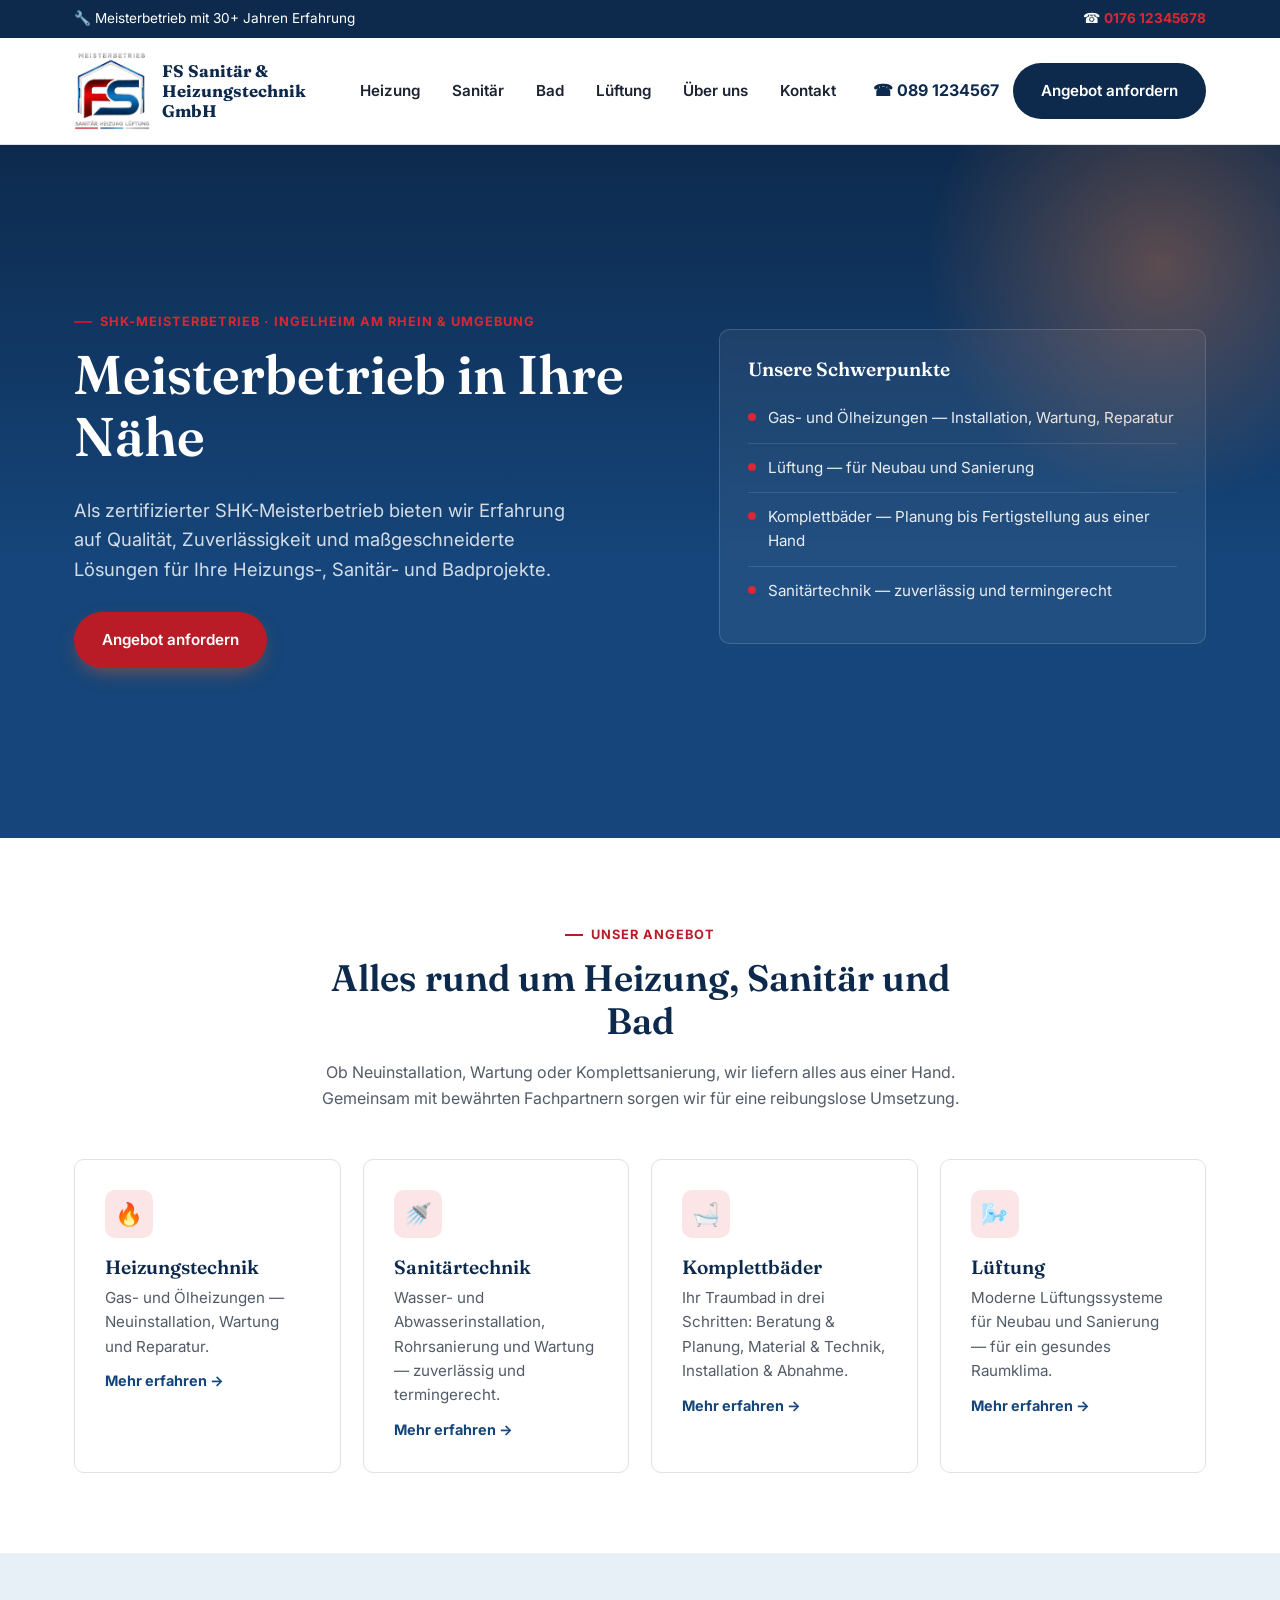
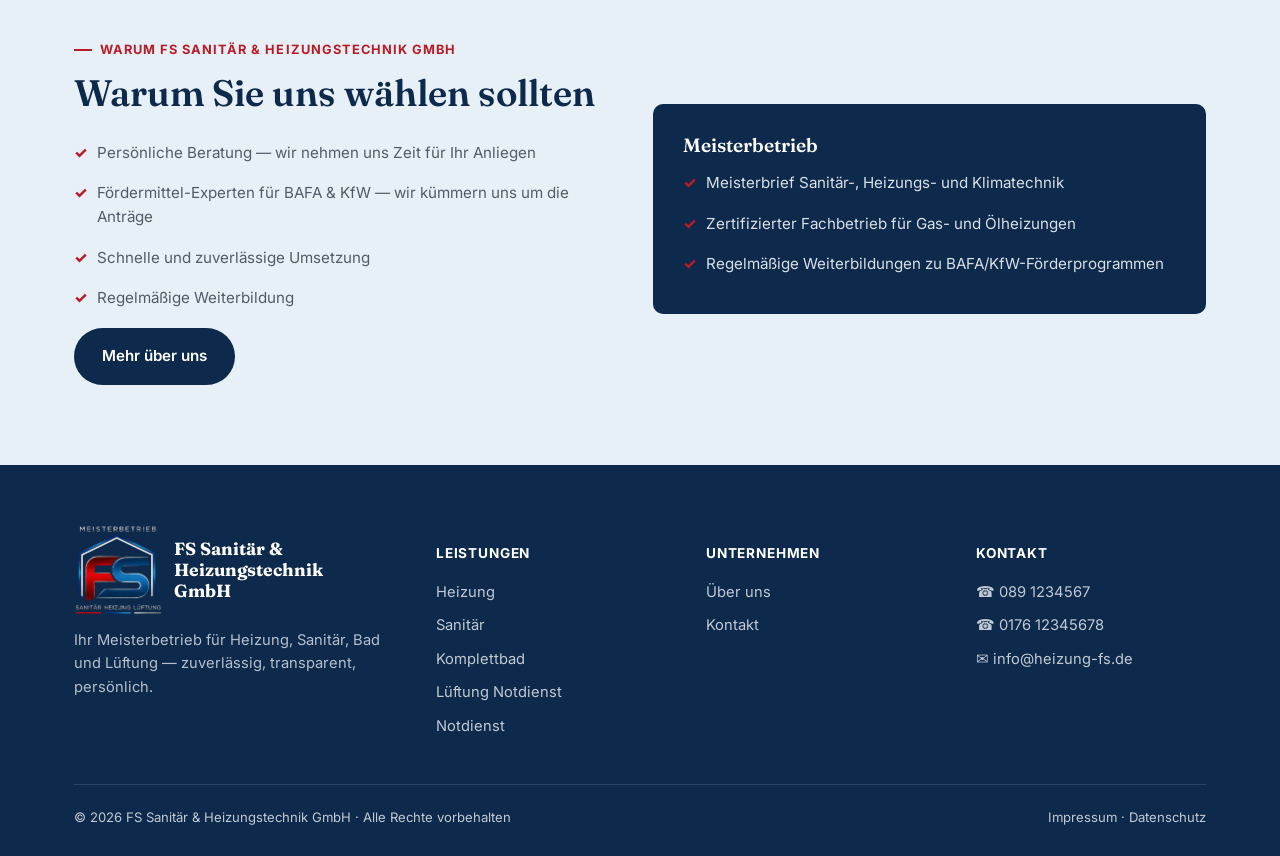
<file: index.html>
<!DOCTYPE html>
<html lang="de">
<head>
<meta charset="UTF-8">
<meta name="viewport" content="width=device-width, initial-scale=1.0">
<title>FS Sanitär & Heizungstechnik GmbH | Heizung, Sanitär &amp; Bad — Meisterbetrieb</title>
<meta name="description" content="FS Sanitär & Heizungstechnik GmbH — zertifizierter SHK-Meisterbetrieb für Heizung, Sanitär, Bad und Lüftung. Jetzt Angebot anfordern.">
<link rel="preconnect" href="https://fonts.googleapis.com">
<link href="https://fonts.googleapis.com/css2?family=Fraunces:wght@500;600;700&family=Inter:wght@400;500;600;700;800&display=swap" rel="stylesheet">
<link rel="stylesheet" href="css/style.css">
</head>
<body>

<div class="emergency-strip">
  <div class="wrap">
    <span>🔧 Meisterbetrieb mit 30+ Jahren Erfahrung</span>
    <span>☎ <a class="phone" href="tel:+4917612345678">0176 12345678</a></span>
  </div>
</div>

<header class="site-header">
  <div class="wrap nav-row">
    <a href="index.html" class="logo"><img src="img/logo.png" alt="FS Sanitär & Heizungstechnik GmbH Logo" class="logo-img"><span class="company-name">FS Sanitär &amp; Heizungstechnik GmbH</span></a>
    <nav class="main-nav">
      <a href="heizung.html">Heizung</a>
      <a href="sanitaer.html">Sanitär</a>
      <a href="bad.html">Bad</a>
      <a href="lueftung.html">Lüftung</a>
      <a href="ueber-uns.html">Über uns</a>
      <a href="kontakt.html">Kontakt</a>
    </nav>
    <div class="nav-cta">
      <a href="tel:+4989123456" class="btn-text" style="font-weight:700;color:var(--blue-900);">☎ 089 1234567</a>
      <a href="kontakt.html" class="btn btn-dark">Angebot anfordern</a>
      <button class="menu-toggle" aria-label="Menü öffnen"><span></span><span></span><span></span></button>
    </div>
  </div>
</header>

<section class="hero">
  <div class="wrap hero-inner">
    <div>
      <div class="eyebrow" style="color:var(--orange-500);">SHK-Meisterbetrieb · Ingelheim am Rhein &amp; Umgebung</div>
      <h1>Meisterbetrieb in Ihre Nähe</h1>
      <p class="lead">Als zertifizierter SHK-Meisterbetrieb bieten wir Erfahrung auf Qualität, Zuverlässigkeit und maßgeschneiderte Lösungen für Ihre Heizungs-, Sanitär- und Badprojekte.</p>
      <div class="hero-actions">
        <a href="kontakt.html" class="btn btn-primary">Angebot anfordern</a>
      </div>
    </div>
    <div class="hero-visual">
      <h3 style="color:#fff;margin-bottom:14px;">Unsere Schwerpunkte</h3>
      <ul>
        <li><span class="dot"></span> Gas- und Ölheizungen — Installation, Wartung, Reparatur</li>
        <li><span class="dot"></span> Lüftung — für Neubau und Sanierung</li>
        <li><span class="dot"></span> Komplettbäder — Planung bis Fertigstellung aus einer Hand</li>
        <li><span class="dot"></span> Sanitärtechnik — zuverlässig und termingerecht</li>
      </ul>
    </div>
  </div>
</section>

<section class="bg-white">
  <div class="wrap">
    <div class="section-head center">
      <div class="eyebrow">Unser Angebot</div>
      <h2>Alles rund um Heizung, Sanitär und Bad</h2>
      <p>Ob Neuinstallation, Wartung oder Komplettsanierung, wir liefern alles aus einer Hand. Gemeinsam mit bewährten Fachpartnern sorgen wir für eine reibungslose Umsetzung.</p>
    </div>
    <div class="grid-4">
      <div class="card">
        <div class="icon">🔥</div>
        <h3>Heizungstechnik</h3>
        <p>Gas- und Ölheizungen — Neuinstallation, Wartung und Reparatur.</p>
        <a href="heizung.html" class="more">Mehr erfahren →</a>
      </div>
      <div class="card">
        <div class="icon">🚿</div>
        <h3>Sanitärtechnik</h3>
        <p>Wasser- und Abwasserinstallation, Rohrsanierung und Wartung — zuverlässig und termingerecht.</p>
        <a href="sanitaer.html" class="more">Mehr erfahren →</a>
      </div>
      <div class="card">
        <div class="icon">🛁</div>
        <h3>Komplettbäder</h3>
        <p>Ihr Traumbad in drei Schritten: Beratung &amp; Planung, Material &amp; Technik, Installation &amp; Abnahme.</p>
        <a href="bad.html" class="more">Mehr erfahren →</a>
      </div>
      <div class="card">
        <div class="icon">🌬️</div>
        <h3>Lüftung</h3>
        <p>Moderne Lüftungssysteme für Neubau und Sanierung — für ein gesundes Raumklima.</p>
        <a href="lueftung.html" class="more">Mehr erfahren →</a>
      </div>
    </div>
  </div>
</section>

<section class="bg-tint">
  <div class="wrap">
    <div class="grid-2" style="align-items:center;">
      <div>
        <div class="eyebrow">Warum FS Sanitär &amp; Heizungstechnik GmbH</div>
        <h2>Warum Sie uns wählen sollten</h2>
        <ul class="checklist">
          <li>Persönliche Beratung — wir nehmen uns Zeit für Ihr Anliegen</li>
          <li>Fördermittel-Experten für BAFA &amp; KfW — wir kümmern uns um die Anträge</li>
          <li>Schnelle und zuverlässige Umsetzung</li>
          <li>Regelmäßige Weiterbildung</li>
        </ul>
        <a href="ueber-uns.html" class="btn btn-dark" style="margin-top:10px;">Mehr über uns</a>
      </div>
      <div class="card" style="background:var(--blue-900);border:none;">
        <h3 style="color:#fff;">Meisterbetrieb</h3>
        <ul class="checklist" style="color:rgba(255,255,255,0.85);">
          <li style="color:rgba(255,255,255,0.85);">Meisterbrief Sanitär-, Heizungs- und Klimatechnik</li>
          <li style="color:rgba(255,255,255,0.85);">Zertifizierter Fachbetrieb für Gas- und Ölheizungen</li>
          <li style="color:rgba(255,255,255,0.85);">Regelmäßige Weiterbildungen zu BAFA/KfW-Förderprogrammen</li>
        </ul>
      </div>
    </div>
  </div>
</section>

<footer class="site-footer">
  <div class="wrap">
    <div class="footer-grid">
      <div>
        <div class="logo" style="margin-bottom:14px;"><img src="img/logo.png" alt="FS Sanitär & Heizungstechnik GmbH Logo" class="logo-img"><span class="company-name">FS Sanitär &amp; Heizungstechnik GmbH</span></div>
        <p style="color:rgba(255,255,255,0.7);font-size:0.92rem;">Ihr Meisterbetrieb für Heizung, Sanitär, Bad und Lüftung — zuverlässig, transparent, persönlich.</p>
      </div>
      <div>
        <h4>Leistungen</h4>
        <ul>
          <li><a href="heizung.html">Heizung</a></li>
          <li><a href="sanitaer.html">Sanitär</a></li>
          <li><a href="bad.html">Komplettbad</a></li>
          <li><a href="lueftung.html">Lüftung</a>
      <a href="notdienst.html">Notdienst</a></li>
          <li><a href="notdienst.html">Notdienst</a></li>
        </ul>
      </div>
      <div>
        <h4>Unternehmen</h4>
        <ul>
          <li><a href="ueber-uns.html">Über uns</a></li>
          <li><a href="kontakt.html">Kontakt</a></li>
        </ul>
      </div>
      <div>
        <h4>Kontakt</h4>
        <ul>
          <li>☎ 089 1234567</li>
          <li>☎ 0176 12345678</li>
          <li>✉ info@heizung-fs.de</li>
        </ul>
      </div>
    </div>
    <div class="footer-bottom">
      <span>© 2026 FS Sanitär & Heizungstechnik GmbH · Alle Rechte vorbehalten</span>
      <span><a href="#">Impressum</a> · <a href="#">Datenschutz</a></span>
    </div>
  </div>
</footer>

<script src="js/main.js"></script>
</body>
</html>
</file>
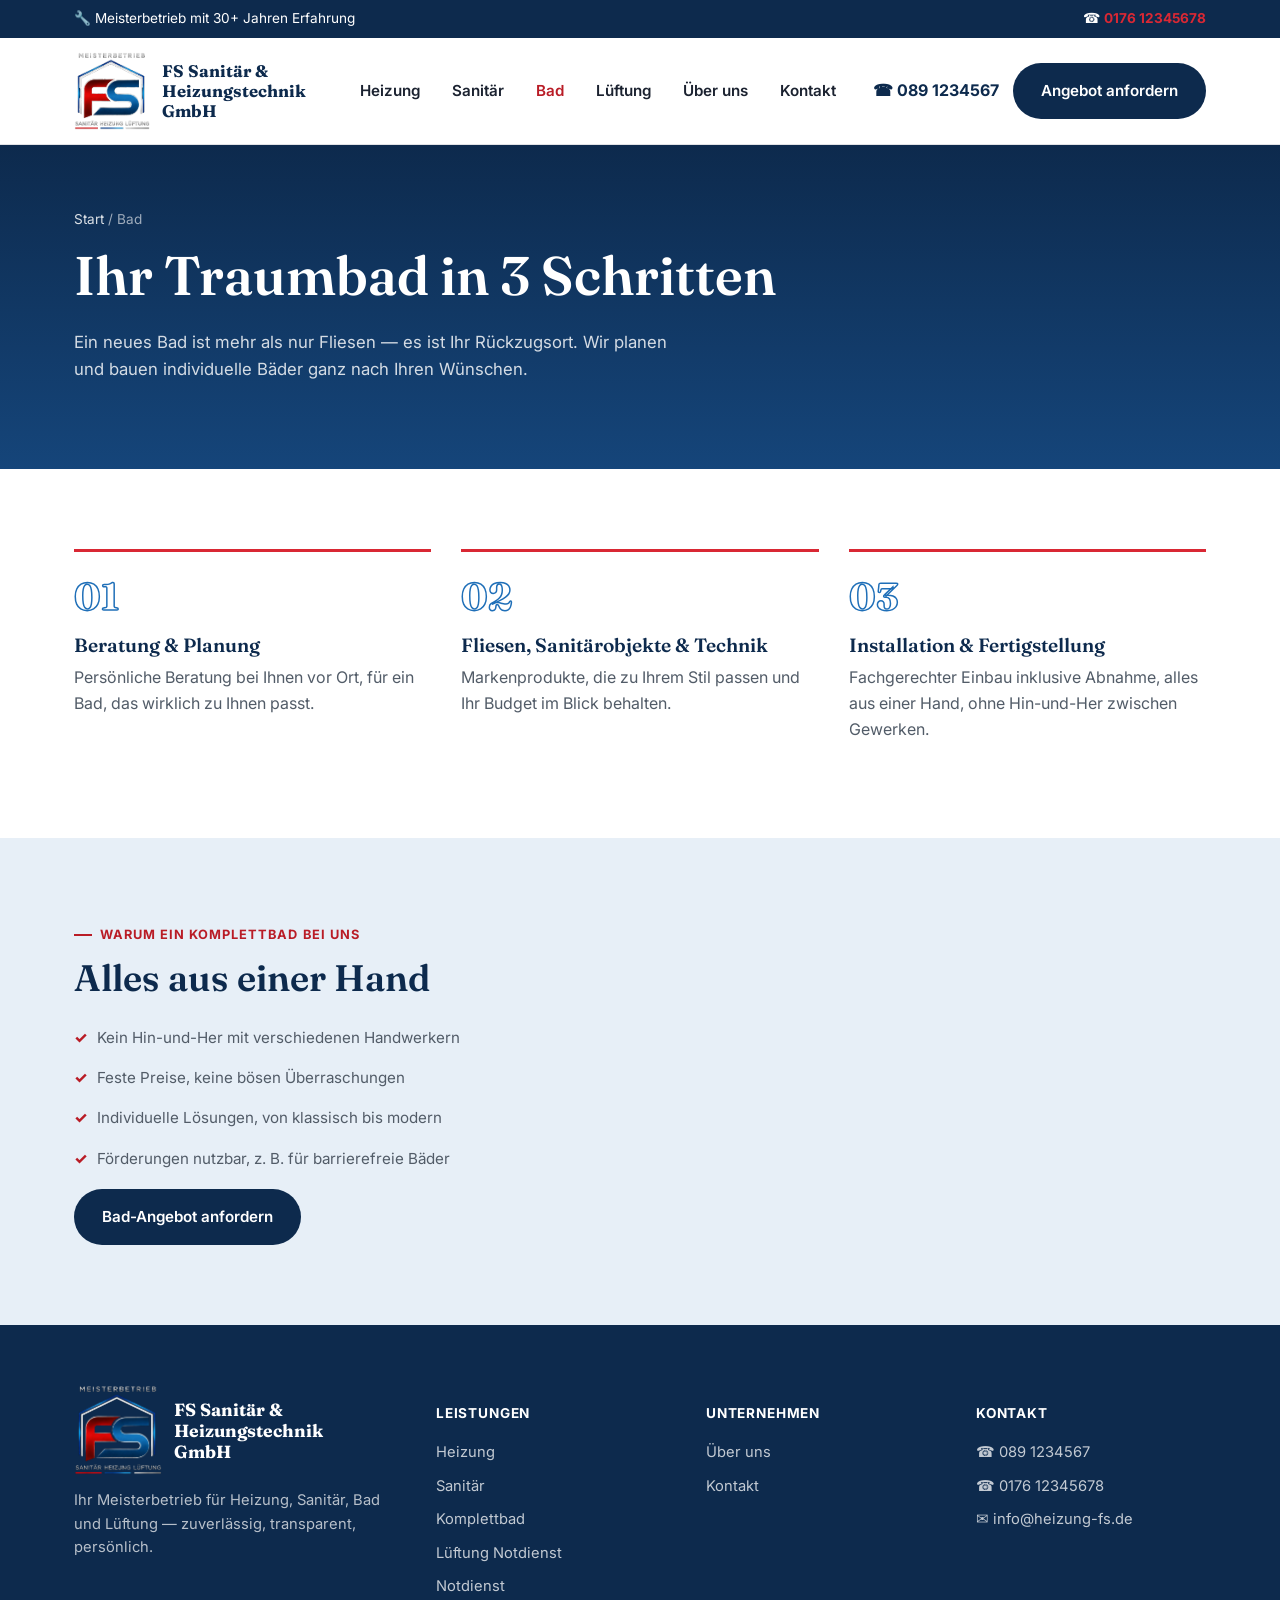
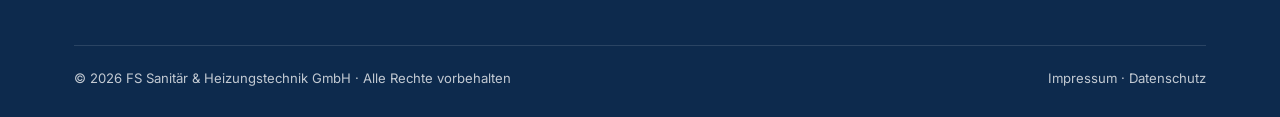
<file: bad.html>
<!DOCTYPE html>
<html lang="de">
<head>
<meta charset="UTF-8">
<meta name="viewport" content="width=device-width, initial-scale=1.0">
<title>Komplettbad | FS Sanitär & Heizungstechnik GmbH</title>
<meta name="description" content="Ihr Traumbad in 3 Schritten: Beratung, Planung und Installation aus einer Hand.">
<link rel="preconnect" href="https://fonts.googleapis.com">
<link href="https://fonts.googleapis.com/css2?family=Fraunces:wght@500;600;700&family=Inter:wght@400;500;600;700;800&display=swap" rel="stylesheet">
<link rel="stylesheet" href="css/style.css">
</head>
<body>

<div class="emergency-strip">
  <div class="wrap">
    <span>🔧 Meisterbetrieb mit 30+ Jahren Erfahrung</span>
    <span>☎ <a class="phone" href="tel:+4917612345678">0176 12345678</a></span>
  </div>
</div>

<header class="site-header">
  <div class="wrap nav-row">
    <a href="index.html" class="logo"><img src="img/logo.png" alt="FS Sanitär & Heizungstechnik GmbH Logo" class="logo-img"><span class="company-name">FS Sanitär &amp; Heizungstechnik GmbH</span></a>
    <nav class="main-nav">
      <a href="heizung.html">Heizung</a>
      <a href="sanitaer.html">Sanitär</a>
      <a href="bad.html" class="active">Bad</a>
      <a href="lueftung.html">Lüftung</a>
      <a href="ueber-uns.html">Über uns</a>
      <a href="kontakt.html">Kontakt</a>
    </nav>
    <div class="nav-cta">
      <a href="tel:+4989123456" class="btn-text" style="font-weight:700;color:var(--blue-900);">☎ 089 1234567</a>
      <a href="kontakt.html" class="btn btn-dark">Angebot anfordern</a>
      <button class="menu-toggle" aria-label="Menü öffnen"><span></span><span></span><span></span></button>
    </div>
  </div>
</header>

<section class="page-hero">
  <div class="wrap">
    <div class="breadcrumb"><a href="index.html">Start</a> / Bad</div>
    <h1>Ihr Traumbad in 3 Schritten</h1>
    <p>Ein neues Bad ist mehr als nur Fliesen — es ist Ihr Rückzugsort. Wir planen und bauen individuelle Bäder ganz nach Ihren Wünschen.</p>
  </div>
</section>

<section class="bg-white">
  <div class="wrap">
    <div class="steps">
      <div class="step">
        <div class="num">01</div>
        <h3>Beratung &amp; Planung</h3>
        <p>Persönliche Beratung bei Ihnen vor Ort, für ein Bad, das wirklich zu Ihnen passt.</p>
      </div>
      <div class="step">
        <div class="num">02</div>
        <h3>Fliesen, Sanitärobjekte &amp; Technik</h3>
        <p>Markenprodukte, die zu Ihrem Stil passen und Ihr Budget im Blick behalten.</p>
      </div>
      <div class="step">
        <div class="num">03</div>
        <h3>Installation &amp; Fertigstellung</h3>
        <p>Fachgerechter Einbau inklusive Abnahme, alles aus einer Hand, ohne Hin-und-Her zwischen Gewerken.</p>
      </div>
    </div>
  </div>
</section>

<section class="bg-tint">
  <div class="wrap">
    <div class="eyebrow">Warum ein Komplettbad bei uns</div>
    <h2>Alles aus einer Hand</h2>
    <ul class="checklist">
      <li>Kein Hin-und-Her mit verschiedenen Handwerkern</li>
      <li>Feste Preise, keine bösen Überraschungen</li>
      <li>Individuelle Lösungen, von klassisch bis modern</li>
      <li>Förderungen nutzbar, z. B. für barrierefreie Bäder</li>
    </ul>
    <a href="kontakt.html" class="btn btn-dark" style="margin-top:10px;">Bad-Angebot anfordern</a>
  </div>
</section>

<footer class="site-footer">
  <div class="wrap">
    <div class="footer-grid">
      <div>
        <div class="logo" style="margin-bottom:14px;"><img src="img/logo.png" alt="FS Sanitär & Heizungstechnik GmbH Logo" class="logo-img"><span class="company-name">FS Sanitär &amp; Heizungstechnik GmbH</span></div>
        <p style="color:rgba(255,255,255,0.7);font-size:0.92rem;">Ihr Meisterbetrieb für Heizung, Sanitär, Bad und Lüftung — zuverlässig, transparent, persönlich.</p>
      </div>
      <div>
        <h4>Leistungen</h4>
        <ul>
          <li><a href="heizung.html">Heizung</a></li>
          <li><a href="sanitaer.html">Sanitär</a></li>
          <li><a href="bad.html">Komplettbad</a></li>
          <li><a href="lueftung.html">Lüftung</a>
      <a href="notdienst.html">Notdienst</a></li>
          <li><a href="notdienst.html">Notdienst</a></li>
        </ul>
      </div>
      <div>
        <h4>Unternehmen</h4>
        <ul>
          <li><a href="ueber-uns.html">Über uns</a></li>
          <li><a href="kontakt.html">Kontakt</a></li>
        </ul>
      </div>
      <div>
        <h4>Kontakt</h4>
        <ul>
          <li>☎ 089 1234567</li>
          <li>☎ 0176 12345678</li>
          <li>✉ info@heizung-fs.de</li>
        </ul>
      </div>
    </div>
    <div class="footer-bottom">
      <span>© 2026 FS Sanitär & Heizungstechnik GmbH · Alle Rechte vorbehalten</span>
      <span><a href="#">Impressum</a> · <a href="#">Datenschutz</a></span>
    </div>
  </div>
</footer>

<script src="js/main.js"></script>
</body>
</html>
</file>
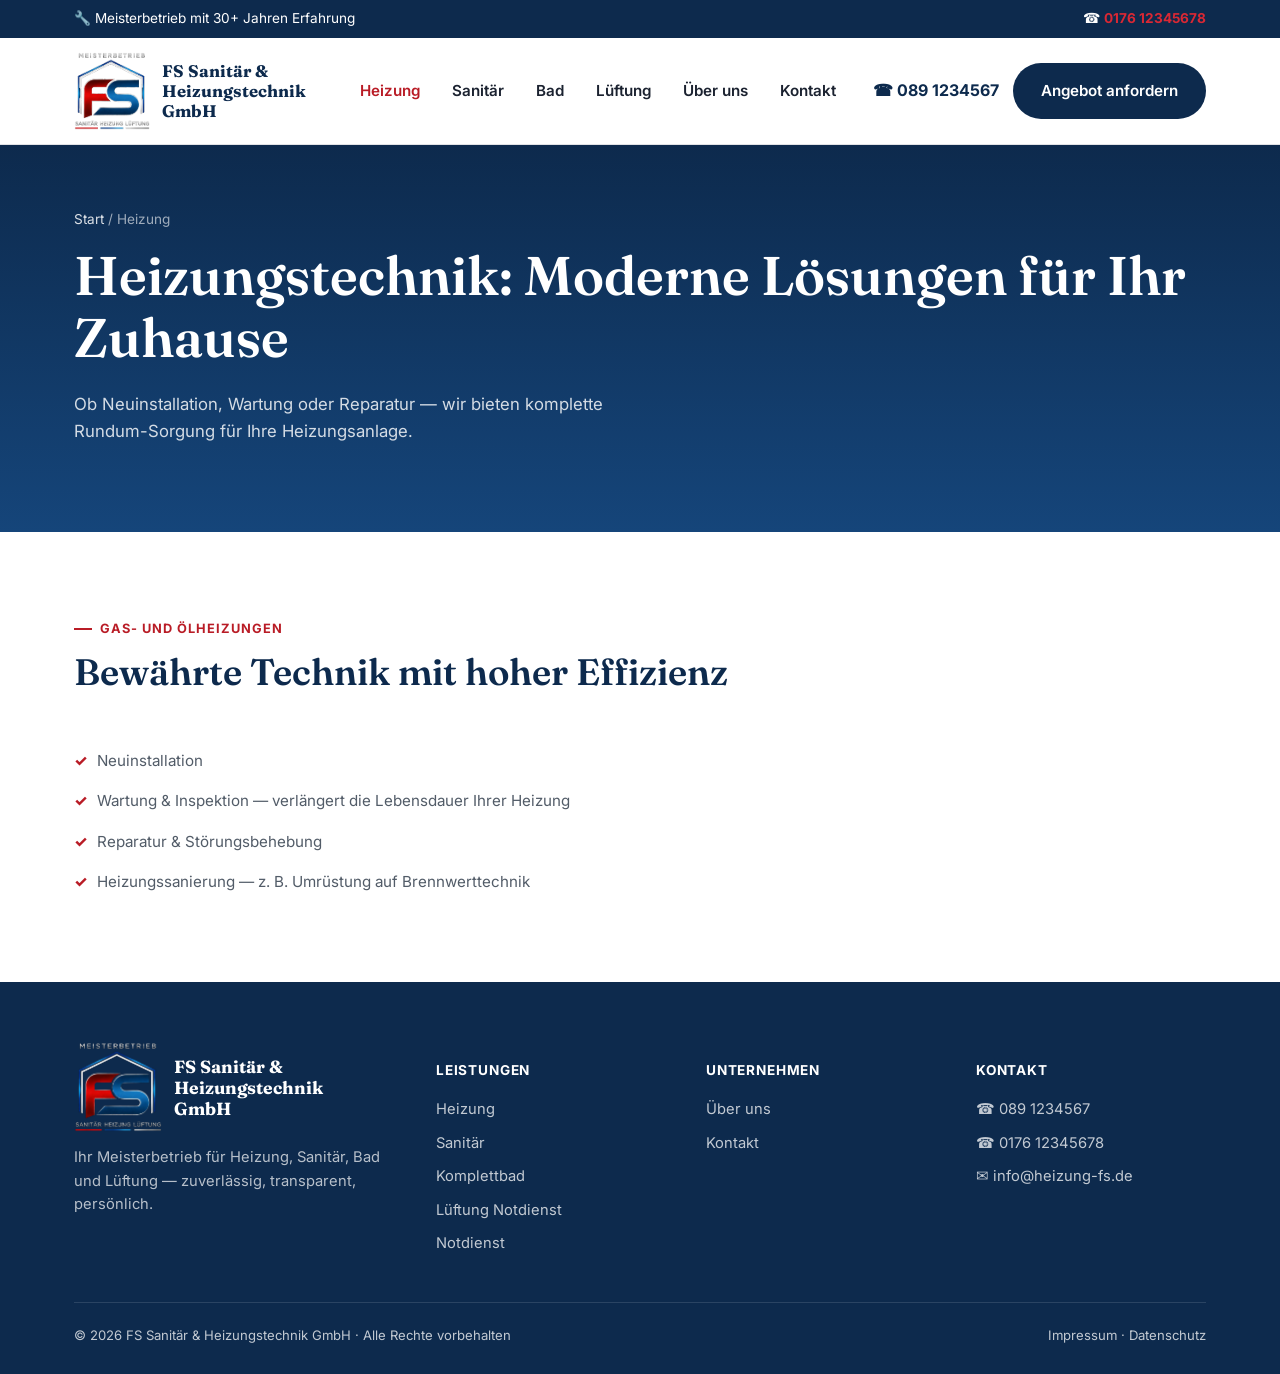
<file: heizung.html>
<!DOCTYPE html>
<html lang="de">
<head>
<meta charset="UTF-8">
<meta name="viewport" content="width=device-width, initial-scale=1.0">
<title>Heizungstechnik | FS Sanitär & Heizungstechnik GmbH</title>
<meta name="description" content="Gas- und Ölheizungen: Neuinstallation, Wartung und Reparatur — von Ihrem SHK-Meisterbetrieb.">
<link rel="preconnect" href="https://fonts.googleapis.com">
<link href="https://fonts.googleapis.com/css2?family=Fraunces:wght@500;600;700&family=Inter:wght@400;500;600;700;800&display=swap" rel="stylesheet">
<link rel="stylesheet" href="css/style.css">
</head>
<body>

<div class="emergency-strip">
  <div class="wrap">
    <span>🔧 Meisterbetrieb mit 30+ Jahren Erfahrung</span>
    <span>☎ <a class="phone" href="tel:+4917612345678">0176 12345678</a></span>
  </div>
</div>

<header class="site-header">
  <div class="wrap nav-row">
    <a href="index.html" class="logo"><img src="img/logo.png" alt="FS Sanitär & Heizungstechnik GmbH Logo" class="logo-img"><span class="company-name">FS Sanitär &amp; Heizungstechnik GmbH</span></a>
    <nav class="main-nav">
      <a href="heizung.html" class="active">Heizung</a>
      <a href="sanitaer.html">Sanitär</a>
      <a href="bad.html">Bad</a>
      <a href="lueftung.html">Lüftung</a>
      <a href="ueber-uns.html">Über uns</a>
      <a href="kontakt.html">Kontakt</a>
    </nav>
    <div class="nav-cta">
      <a href="tel:+4989123456" class="btn-text" style="font-weight:700;color:var(--blue-900);">☎ 089 1234567</a>
      <a href="kontakt.html" class="btn btn-dark">Angebot anfordern</a>
      <button class="menu-toggle" aria-label="Menü öffnen"><span></span><span></span><span></span></button>
    </div>
  </div>
</header>

<section class="page-hero">
  <div class="wrap">
    <div class="breadcrumb"><a href="index.html">Start</a> / Heizung</div>
    <h1>Heizungstechnik: Moderne Lösungen für Ihr Zuhause</h1>
    <p>Ob Neuinstallation, Wartung oder Reparatur — wir bieten komplette Rundum-Sorgung für Ihre Heizungsanlage.</p>
  </div>
</section>

<section class="bg-white">
  <div class="wrap">
    <div class="section-head">
      <div class="eyebrow">Gas- und Ölheizungen</div>
      <h2>Bewährte Technik mit hoher Effizienz</h2>
    </div>
    <ul class="checklist">
      <li>Neuinstallation</li>
      <li>Wartung &amp; Inspektion — verlängert die Lebensdauer Ihrer Heizung</li>
      <li>Reparatur &amp; Störungsbehebung</li>
      <li>Heizungssanierung — z. B. Umrüstung auf Brennwerttechnik</li>
    </ul>
  </div>
</section>

<footer class="site-footer">
  <div class="wrap">
    <div class="footer-grid">
      <div>
        <div class="logo" style="margin-bottom:14px;"><img src="img/logo.png" alt="FS Sanitär & Heizungstechnik GmbH Logo" class="logo-img"><span class="company-name">FS Sanitär &amp; Heizungstechnik GmbH</span></div>
        <p style="color:rgba(255,255,255,0.7);font-size:0.92rem;">Ihr Meisterbetrieb für Heizung, Sanitär, Bad und Lüftung — zuverlässig, transparent, persönlich.</p>
      </div>
      <div>
        <h4>Leistungen</h4>
        <ul>
          <li><a href="heizung.html">Heizung</a></li>
          <li><a href="sanitaer.html">Sanitär</a></li>
          <li><a href="bad.html">Komplettbad</a></li>
          <li><a href="lueftung.html">Lüftung</a>
      <a href="notdienst.html">Notdienst</a></li>
          <li><a href="notdienst.html">Notdienst</a></li>
        </ul>
      </div>
      <div>
        <h4>Unternehmen</h4>
        <ul>
          <li><a href="ueber-uns.html">Über uns</a></li>
          <li><a href="kontakt.html">Kontakt</a></li>
        </ul>
      </div>
      <div>
        <h4>Kontakt</h4>
        <ul>
          <li>☎ 089 1234567</li>
          <li>☎ 0176 12345678</li>
          <li>✉ info@heizung-fs.de</li>
        </ul>
      </div>
    </div>
    <div class="footer-bottom">
      <span>© 2026 FS Sanitär & Heizungstechnik GmbH · Alle Rechte vorbehalten</span>
      <span><a href="#">Impressum</a> · <a href="#">Datenschutz</a></span>
    </div>
  </div>
</footer>

<script src="js/main.js"></script>
</body>
</html>
</file>
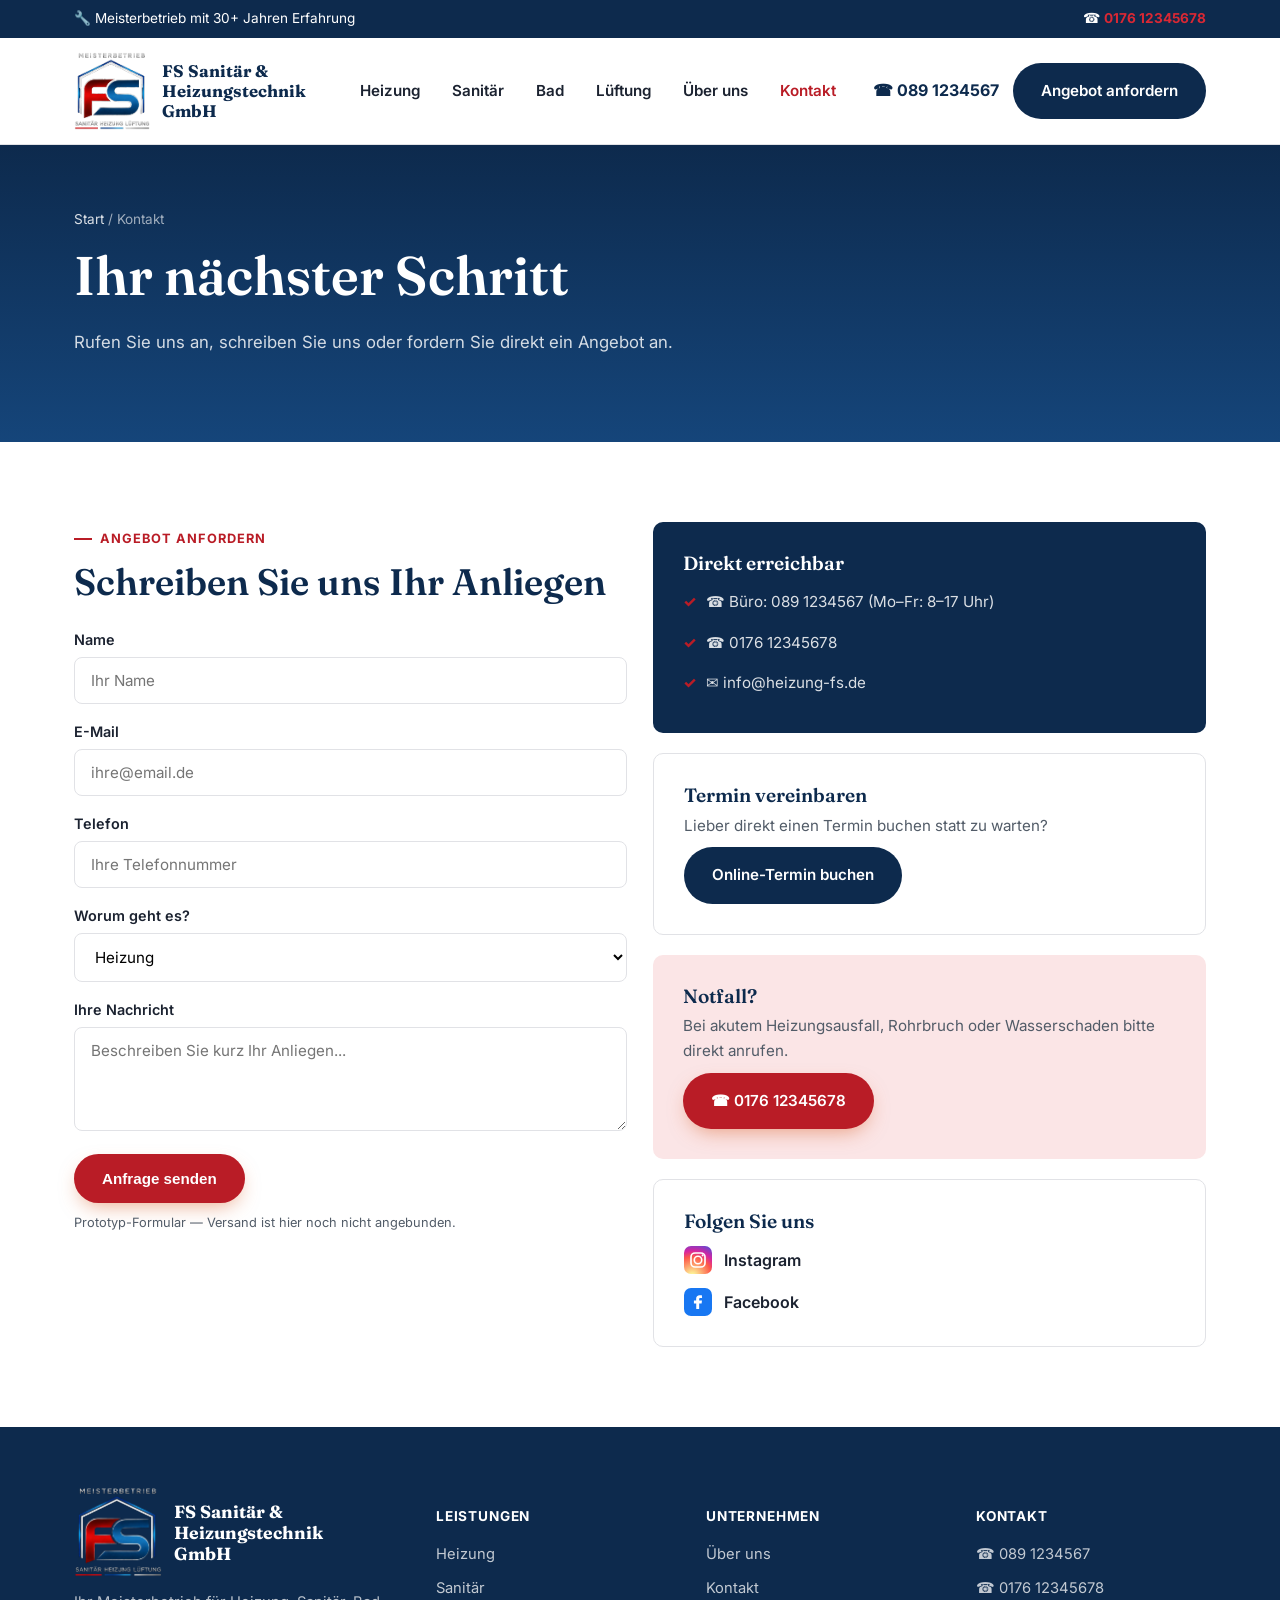
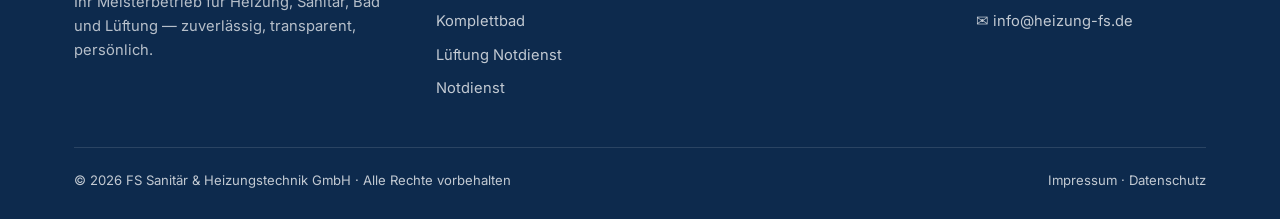
<file: kontakt.html>
<!DOCTYPE html>
<html lang="de">
<head>
<meta charset="UTF-8">
<meta name="viewport" content="width=device-width, initial-scale=1.0">
<title>Kontakt | FS Sanitär & Heizungstechnik GmbH</title>
<meta name="description" content="Kontaktieren Sie FS Sanitär & Heizungstechnik GmbH für ein Angebot zu Heizung, Sanitär oder Bad.">
<link rel="preconnect" href="https://fonts.googleapis.com">
<link href="https://fonts.googleapis.com/css2?family=Fraunces:wght@500;600;700&family=Inter:wght@400;500;600;700;800&display=swap" rel="stylesheet">
<link rel="stylesheet" href="css/style.css">
</head>
<body>

<div class="emergency-strip">
  <div class="wrap">
    <span>🔧 Meisterbetrieb mit 30+ Jahren Erfahrung</span>
    <span>☎ <a class="phone" href="tel:+4917612345678">0176 12345678</a></span>
  </div>
</div>

<header class="site-header">
  <div class="wrap nav-row">
    <a href="index.html" class="logo"><img src="img/logo.png" alt="FS Sanitär & Heizungstechnik GmbH Logo" class="logo-img"><span class="company-name">FS Sanitär &amp; Heizungstechnik GmbH</span></a>
    <nav class="main-nav">
      <a href="heizung.html">Heizung</a>
      <a href="sanitaer.html">Sanitär</a>
      <a href="bad.html">Bad</a>
      <a href="lueftung.html">Lüftung</a>
      <a href="ueber-uns.html">Über uns</a>
      <a href="kontakt.html" class="active">Kontakt</a>
    </nav>
    <div class="nav-cta">
      <a href="tel:+4989123456" class="btn-text" style="font-weight:700;color:var(--blue-900);">☎ 089 1234567</a>
      <a href="kontakt.html" class="btn btn-dark">Angebot anfordern</a>
      <button class="menu-toggle" aria-label="Menü öffnen"><span></span><span></span><span></span></button>
    </div>
  </div>
</header>

<section class="page-hero">
  <div class="wrap">
    <div class="breadcrumb"><a href="index.html">Start</a> / Kontakt</div>
    <h1>Ihr nächster Schritt</h1>
    <p>Rufen Sie uns an, schreiben Sie uns oder fordern Sie direkt ein Angebot an.</p>
  </div>
</section>

<section class="bg-white">
  <div class="wrap">
    <div class="grid-2">
      <div>
        <div class="eyebrow">Angebot anfordern</div>
        <h2>Schreiben Sie uns Ihr Anliegen</h2>
        <form style="display:flex;flex-direction:column;gap:16px;margin-top:24px;">
          <div>
            <label style="font-size:0.9rem;font-weight:600;display:block;margin-bottom:6px;">Name</label>
            <input type="text" placeholder="Ihr Name" style="width:100%;padding:13px 16px;border:1px solid var(--line);border-radius:8px;font-size:0.95rem;font-family:inherit;">
          </div>
          <div>
            <label style="font-size:0.9rem;font-weight:600;display:block;margin-bottom:6px;">E-Mail</label>
            <input type="email" placeholder="ihre@email.de" style="width:100%;padding:13px 16px;border:1px solid var(--line);border-radius:8px;font-size:0.95rem;font-family:inherit;">
          </div>
          <div>
            <label style="font-size:0.9rem;font-weight:600;display:block;margin-bottom:6px;">Telefon</label>
            <input type="tel" placeholder="Ihre Telefonnummer" style="width:100%;padding:13px 16px;border:1px solid var(--line);border-radius:8px;font-size:0.95rem;font-family:inherit;">
          </div>
          <div>
            <label style="font-size:0.9rem;font-weight:600;display:block;margin-bottom:6px;">Worum geht es?</label>
            <select style="width:100%;padding:13px 16px;border:1px solid var(--line);border-radius:8px;font-size:0.95rem;font-family:inherit;background:#fff;">
              <option>Heizung</option>
              <option>Sanitär</option>
              <option>Komplettbad</option>
              <option>Lüftung</option>
              <option>Sonstiges</option>
            </select>
          </div>
          <div>
            <label style="font-size:0.9rem;font-weight:600;display:block;margin-bottom:6px;">Ihre Nachricht</label>
            <textarea rows="4" placeholder="Beschreiben Sie kurz Ihr Anliegen..." style="width:100%;padding:13px 16px;border:1px solid var(--line);border-radius:8px;font-size:0.95rem;font-family:inherit;resize:vertical;"></textarea>
          </div>
          <button type="button" class="btn btn-primary" style="align-self:flex-start;">Anfrage senden</button>
          <p style="font-size:0.8rem;color:var(--ink-soft);margin-top:-6px;">Prototyp-Formular — Versand ist hier noch nicht angebunden.</p>
        </form>
      </div>

      <div>
        <div class="card" style="background:var(--blue-900);border:none;margin-bottom:20px;">
          <h3 style="color:#fff;">Direkt erreichbar</h3>
          <ul class="checklist">
            <li style="color:rgba(255,255,255,0.85);">☎ Büro: 089 1234567 (Mo–Fr: 8–17 Uhr)</li>
            <li style="color:rgba(255,255,255,0.85);">☎ 0176 12345678</li>
            <li style="color:rgba(255,255,255,0.85);">✉ info@heizung-fs.de</li>
          </ul>
        </div>
        <div class="card">
          <h3>Termin vereinbaren</h3>
          <p>Lieber direkt einen Termin buchen statt zu warten?</p>
          <a href="#" class="btn btn-dark">Online-Termin buchen</a>
        </div>
        <div class="card" style="margin-top:20px;background:var(--orange-100);border:none;">
          <h3>Notfall?</h3>
          <p style="margin-bottom:10px;">Bei akutem Heizungsausfall, Rohrbruch oder Wasserschaden bitte direkt anrufen.</p>
          <a href="tel:+4917612345678" class="btn btn-primary">☎ 0176 12345678</a>
        </div>
        <div class="card" style="margin-top:20px;">
          <h3>Folgen Sie uns</h3>
          <div style="display:flex;flex-direction:column;gap:14px;margin-top:14px;">
            <a href="https://www.instagram.com/fs_heizung_sanitaer?utm_source=qr" target="_blank" rel="noopener" style="display:flex;align-items:center;gap:12px;font-weight:600;color:var(--ink);">
              <svg width="28" height="28" viewBox="0 0 24 24" style="flex-shrink:0;">
                <defs>
                  <radialGradient id="igGrad" cx="30%" cy="107%" r="150%">
                    <stop offset="0%" stop-color="#fdf497"/>
                    <stop offset="5%" stop-color="#fdf497"/>
                    <stop offset="45%" stop-color="#fd5949"/>
                    <stop offset="60%" stop-color="#d6249f"/>
                    <stop offset="90%" stop-color="#285AEB"/>
                  </radialGradient>
                </defs>
                <rect width="24" height="24" rx="6" fill="url(#igGrad)"/>
                <rect x="6" y="6" width="12" height="12" rx="3.5" fill="none" stroke="#fff" stroke-width="1.4"/>
                <circle cx="12" cy="12" r="3.2" fill="none" stroke="#fff" stroke-width="1.4"/>
                <circle cx="16" cy="8" r="0.9" fill="#fff"/>
              </svg>
              Instagram
            </a>
            <a href="https://www.facebook.com" target="_blank" rel="noopener" style="display:flex;align-items:center;gap:12px;font-weight:600;color:var(--ink);">
              <svg width="28" height="28" viewBox="0 0 24 24" style="flex-shrink:0;">
                <rect width="24" height="24" rx="6" fill="#1877F2"/>
                <path d="M15.5 8.5h-1.6c-.5 0-.9.4-.9 1v1.3h2.4l-.3 2.4h-2.1V18h-2.5v-4.8H8.5v-2.4h1.9v-1.6c0-1.9 1.1-3 3-3h1.9z" fill="#fff"/>
              </svg>
              Facebook
            </a>
          </div>
        </div>
      </div>
    </div>
  </div>
</section>

<footer class="site-footer">
  <div class="wrap">
    <div class="footer-grid">
      <div>
        <div class="logo" style="margin-bottom:14px;"><img src="img/logo.png" alt="FS Sanitär & Heizungstechnik GmbH Logo" class="logo-img"><span class="company-name">FS Sanitär &amp; Heizungstechnik GmbH</span></div>
        <p style="color:rgba(255,255,255,0.7);font-size:0.92rem;">Ihr Meisterbetrieb für Heizung, Sanitär, Bad und Lüftung — zuverlässig, transparent, persönlich.</p>
      </div>
      <div>
        <h4>Leistungen</h4>
        <ul>
          <li><a href="heizung.html">Heizung</a></li>
          <li><a href="sanitaer.html">Sanitär</a></li>
          <li><a href="bad.html">Komplettbad</a></li>
          <li><a href="lueftung.html">Lüftung</a>
      <a href="notdienst.html">Notdienst</a></li>
          <li><a href="notdienst.html">Notdienst</a></li>
        </ul>
      </div>
      <div>
        <h4>Unternehmen</h4>
        <ul>
          <li><a href="ueber-uns.html">Über uns</a></li>
          <li><a href="kontakt.html">Kontakt</a></li>
        </ul>
      </div>
      <div>
        <h4>Kontakt</h4>
        <ul>
          <li>☎ 089 1234567</li>
          <li>☎ 0176 12345678</li>
          <li>✉ info@heizung-fs.de</li>
        </ul>
      </div>
    </div>
    <div class="footer-bottom">
      <span>© 2026 FS Sanitär & Heizungstechnik GmbH · Alle Rechte vorbehalten</span>
      <span><a href="#">Impressum</a> · <a href="#">Datenschutz</a></span>
    </div>
  </div>
</footer>

<script src="js/main.js"></script>
</body>
</html>
</file>
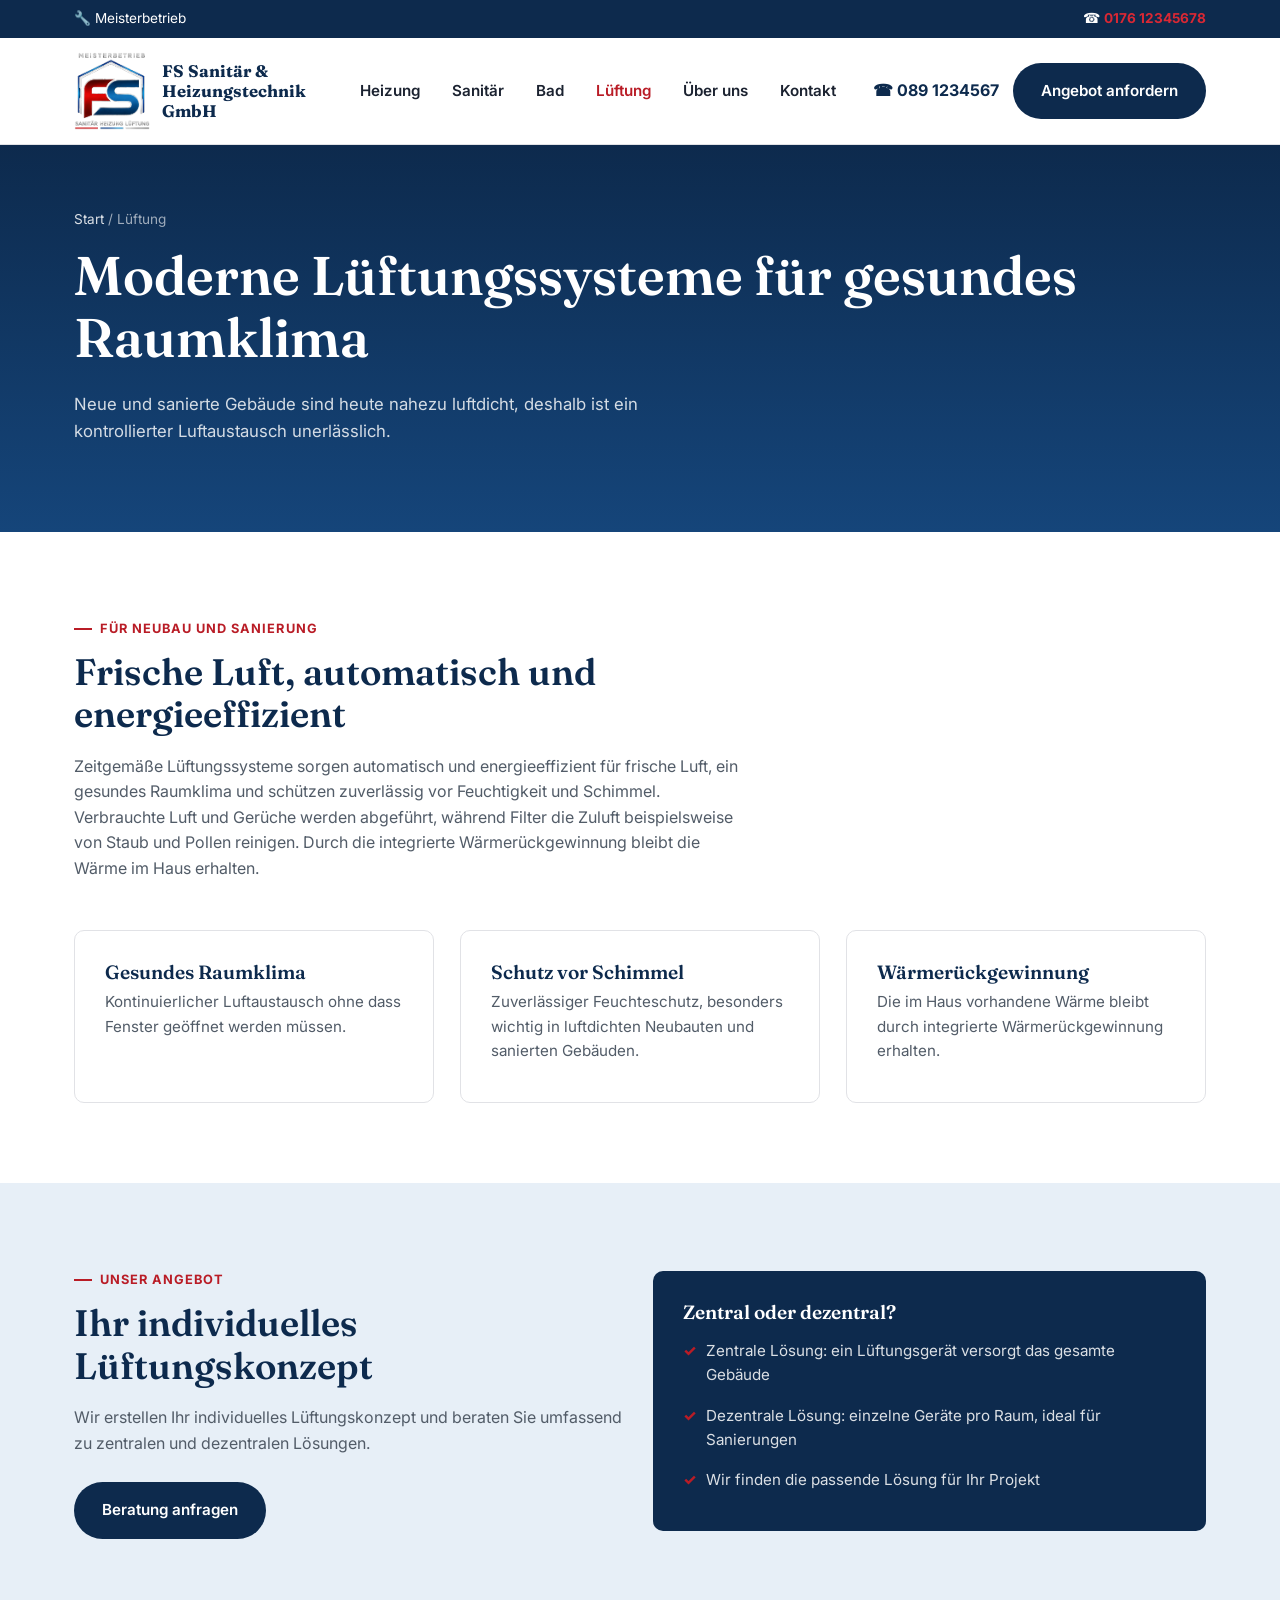
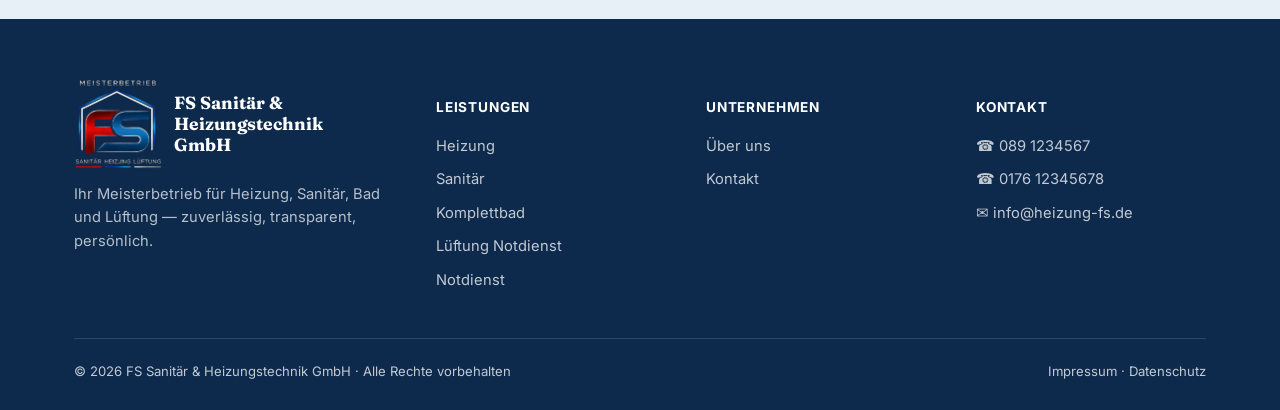
<file: lueftung.html>
<!DOCTYPE html>
<html lang="de">
<head>
<meta charset="UTF-8">
<meta name="viewport" content="width=device-width, initial-scale=1.0">
<title>Lüftung | FS Sanitär &amp; Heizungstechnik GmbH</title>
<meta name="description" content="Moderne Lüftungssysteme für Neubau und Sanierung: energieeffizient, gesundes Raumklima, zuverlässiger Schutz vor Feuchtigkeit und Schimmel.">
<link rel="preconnect" href="https://fonts.googleapis.com">
<link href="https://fonts.googleapis.com/css2?family=Fraunces:wght@500;600;700&family=Inter:wght@400;500;600;700;800&display=swap" rel="stylesheet">
<link rel="stylesheet" href="css/style.css">
</head>
<body>

<div class="emergency-strip">
  <div class="wrap">
    <span>🔧 Meisterbetrieb</span>
    <span>☎ <a class="phone" href="tel:+4917612345678">0176 12345678</a></span>
  </div>
</div>

<header class="site-header">
  <div class="wrap nav-row">
    <a href="index.html" class="logo"><img src="img/logo.png" alt="FS Sanitär & Heizungstechnik GmbH Logo" class="logo-img"><span class="company-name">FS Sanitär &amp; Heizungstechnik GmbH</span></a>
    <nav class="main-nav">
      <a href="heizung.html">Heizung</a>
      <a href="sanitaer.html">Sanitär</a>
      <a href="bad.html">Bad</a>
      <a href="lueftung.html" class="active">Lüftung</a>
      <a href="ueber-uns.html">Über uns</a>
      <a href="kontakt.html">Kontakt</a>
    </nav>
    <div class="nav-cta">
      <a href="tel:+4989123456" class="btn-text" style="font-weight:700;color:var(--blue-900);">☎ 089 1234567</a>
      <a href="kontakt.html" class="btn btn-dark">Angebot anfordern</a>
      <button class="menu-toggle" aria-label="Menü öffnen"><span></span><span></span><span></span></button>
    </div>
  </div>
</header>

<section class="page-hero">
  <div class="wrap">
    <div class="breadcrumb"><a href="index.html">Start</a> / Lüftung</div>
    <h1>Moderne Lüftungssysteme für gesundes Raumklima</h1>
    <p>Neue und sanierte Gebäude sind heute nahezu luftdicht, deshalb ist ein kontrollierter Luftaustausch unerlässlich.</p>
  </div>
</section>

<section class="bg-white">
  <div class="wrap">
    <div class="section-head">
      <div class="eyebrow">Für Neubau und Sanierung</div>
      <h2>Frische Luft, automatisch und energieeffizient</h2>
      <p>Zeitgemäße Lüftungssysteme sorgen automatisch und energieeffizient für frische Luft, ein gesundes Raumklima und schützen zuverlässig vor Feuchtigkeit und Schimmel. Verbrauchte Luft und Gerüche werden abgeführt, während Filter die Zuluft beispielsweise von Staub und Pollen reinigen. Durch die integrierte Wärmerückgewinnung bleibt die Wärme im Haus erhalten.</p>
    </div>
    <div class="grid-3">
      <div class="card">
        <h3>Gesundes Raumklima</h3>
        <p>Kontinuierlicher Luftaustausch ohne dass Fenster geöffnet werden müssen.</p>
      </div>
      <div class="card">
        <h3>Schutz vor Schimmel</h3>
        <p>Zuverlässiger Feuchteschutz, besonders wichtig in luftdichten Neubauten und sanierten Gebäuden.</p>
      </div>
      <div class="card">
        <h3>Wärmerückgewinnung</h3>
        <p>Die im Haus vorhandene Wärme bleibt durch integrierte Wärmerückgewinnung erhalten.</p>
      </div>
    </div>
  </div>
</section>

<section class="bg-tint">
  <div class="wrap">
    <div class="grid-2" style="align-items:center;">
      <div>
        <div class="eyebrow">Unser Angebot</div>
        <h2>Ihr individuelles Lüftungskonzept</h2>
        <p>Wir erstellen Ihr individuelles Lüftungskonzept und beraten Sie umfassend zu zentralen und dezentralen Lösungen.</p>
        <a href="kontakt.html" class="btn btn-dark" style="margin-top:10px;">Beratung anfragen</a>
      </div>
      <div class="card" style="background:var(--blue-900);border:none;">
        <h3 style="color:#fff;">Zentral oder dezentral?</h3>
        <ul class="checklist">
          <li style="color:rgba(255,255,255,0.85);">Zentrale Lösung: ein Lüftungsgerät versorgt das gesamte Gebäude</li>
          <li style="color:rgba(255,255,255,0.85);">Dezentrale Lösung: einzelne Geräte pro Raum, ideal für Sanierungen</li>
          <li style="color:rgba(255,255,255,0.85);">Wir finden die passende Lösung für Ihr Projekt</li>
        </ul>
      </div>
    </div>
  </div>
</section>

<footer class="site-footer">
  <div class="wrap">
    <div class="footer-grid">
      <div>
        <div class="logo" style="margin-bottom:14px;"><img src="img/logo.png" alt="FS Sanitär & Heizungstechnik GmbH Logo" class="logo-img"><span class="company-name">FS Sanitär &amp; Heizungstechnik GmbH</span></div>
        <p style="color:rgba(255,255,255,0.7);font-size:0.92rem;">Ihr Meisterbetrieb für Heizung, Sanitär, Bad und Lüftung — zuverlässig, transparent, persönlich.</p>
      </div>
      <div>
        <h4>Leistungen</h4>
        <ul>
          <li><a href="heizung.html">Heizung</a></li>
          <li><a href="sanitaer.html">Sanitär</a></li>
          <li><a href="bad.html">Komplettbad</a></li>
          <li><a href="lueftung.html">Lüftung</a>
      <a href="notdienst.html">Notdienst</a></li>
          <li><a href="notdienst.html">Notdienst</a></li>
        </ul>
      </div>
      <div>
        <h4>Unternehmen</h4>
        <ul>
          <li><a href="ueber-uns.html">Über uns</a></li>
          <li><a href="kontakt.html">Kontakt</a></li>
        </ul>
      </div>
      <div>
        <h4>Kontakt</h4>
        <ul>
          <li>☎ 089 1234567</li>
          <li>☎ 0176 12345678</li>
          <li>✉ info@heizung-fs.de</li>
        </ul>
      </div>
    </div>
    <div class="footer-bottom">
      <span>© 2026 FS Sanitär &amp; Heizungstechnik GmbH · Alle Rechte vorbehalten</span>
      <span><a href="#">Impressum</a> · <a href="#">Datenschutz</a></span>
    </div>
  </div>
</footer>

<script src="js/main.js"></script>
</body>
</html>
</file>
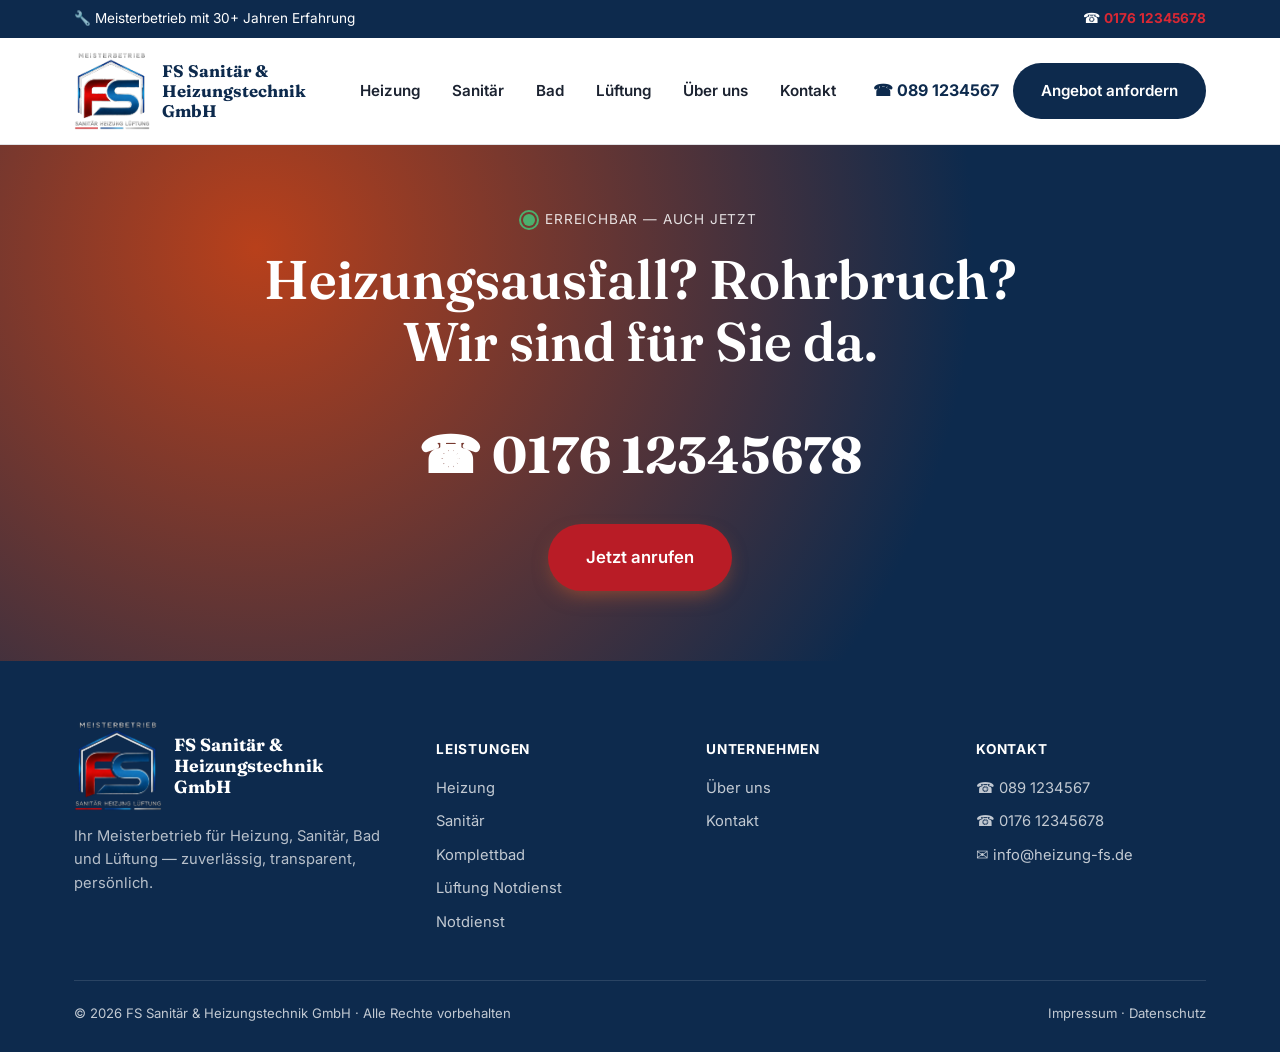
<file: notdienst.html>
<!DOCTYPE html>
<html lang="de">
<head>
<meta charset="UTF-8">
<meta name="viewport" content="width=device-width, initial-scale=1.0">
<title>Notdienst | FS Sanitär &amp; Heizungstechnik GmbH</title>
<meta name="description" content="Heizungsausfall oder Rohrbruch? Unser Notdienst ist erreichbar, auch nachts und am Wochenende.">
<link rel="preconnect" href="https://fonts.googleapis.com">
<link href="https://fonts.googleapis.com/css2?family=Fraunces:wght@500;600;700&family=Inter:wght@400;500;600;700;800&display=swap" rel="stylesheet">
<link rel="stylesheet" href="css/style.css">
</head>
<body>

<div class="emergency-strip">
  <div class="wrap">
    <span>🔧 Meisterbetrieb mit 30+ Jahren Erfahrung</span>
    <span>☎ <a class="phone" href="tel:+4917612345678">0176 12345678</a></span>
  </div>
</div>

<header class="site-header">
  <div class="wrap nav-row">
    <a href="index.html" class="logo"><img src="img/logo.png" alt="FS Sanitär & Heizungstechnik GmbH Logo" class="logo-img"><span class="company-name">FS Sanitär &amp; Heizungstechnik GmbH</span></a>
    <nav class="main-nav">
      <a href="heizung.html">Heizung</a>
      <a href="sanitaer.html">Sanitär</a>
      <a href="bad.html">Bad</a>
      <a href="lueftung.html">Lüftung</a>
      <a href="ueber-uns.html">Über uns</a>
      <a href="kontakt.html">Kontakt</a>
    </nav>
    <div class="nav-cta">
      <a href="tel:+4989123456" class="btn-text" style="font-weight:700;color:var(--blue-900);">☎ 089 1234567</a>
      <a href="kontakt.html" class="btn btn-dark">Angebot anfordern</a>
      <button class="menu-toggle" aria-label="Menü öffnen"><span></span><span></span><span></span></button>
    </div>
  </div>
</header>

<section class="page-hero emergency-hero">
  <div class="wrap" style="text-align:center;">
    <div style="display:flex;align-items:center;justify-content:center;gap:10px;margin-bottom:18px;">
      <span class="pulse-dot"></span>
      <span style="font-size:0.85rem;letter-spacing:0.06em;text-transform:uppercase;color:rgba(255,255,255,0.85);">Erreichbar — auch jetzt</span>
    </div>
    <h1 style="margin-bottom:0.3em;">Heizungsausfall? Rohrbruch?<br>Wir sind für Sie da.</h1>
    <a href="tel:+4917612345678" class="big-phone" style="display:inline-block;margin:24px 0 28px;">☎ 0176 12345678</a>
    <div>
      <a href="tel:+4917612345678" class="btn btn-primary" style="font-size:1.05rem;padding:18px 36px;">Jetzt anrufen</a>
    </div>
  </div>
</section>

<footer class="site-footer">
  <div class="wrap">
    <div class="footer-grid">
      <div>
        <div class="logo" style="margin-bottom:14px;"><img src="img/logo.png" alt="FS Sanitär & Heizungstechnik GmbH Logo" class="logo-img"><span class="company-name">FS Sanitär &amp; Heizungstechnik GmbH</span></div>
        <p style="color:rgba(255,255,255,0.7);font-size:0.92rem;">Ihr Meisterbetrieb für Heizung, Sanitär, Bad und Lüftung — zuverlässig, transparent, persönlich.</p>
      </div>
      <div>
        <h4>Leistungen</h4>
        <ul>
          <li><a href="heizung.html">Heizung</a></li>
          <li><a href="sanitaer.html">Sanitär</a></li>
          <li><a href="bad.html">Komplettbad</a></li>
          <li><a href="lueftung.html">Lüftung</a>
      <a href="notdienst.html">Notdienst</a></li>
          <li><a href="notdienst.html">Notdienst</a></li>
        </ul>
      </div>
      <div>
        <h4>Unternehmen</h4>
        <ul>
          <li><a href="ueber-uns.html">Über uns</a></li>
          <li><a href="kontakt.html">Kontakt</a></li>
        </ul>
      </div>
      <div>
        <h4>Kontakt</h4>
        <ul>
          <li>☎ 089 1234567</li>
          <li>☎ 0176 12345678</li>
          <li>✉ info@heizung-fs.de</li>
        </ul>
      </div>
    </div>
    <div class="footer-bottom">
      <span>© 2026 FS Sanitär &amp; Heizungstechnik GmbH · Alle Rechte vorbehalten</span>
      <span><a href="#">Impressum</a> · <a href="#">Datenschutz</a></span>
    </div>
  </div>
</footer>

<script src="js/main.js"></script>
</body>
</html>
</file>
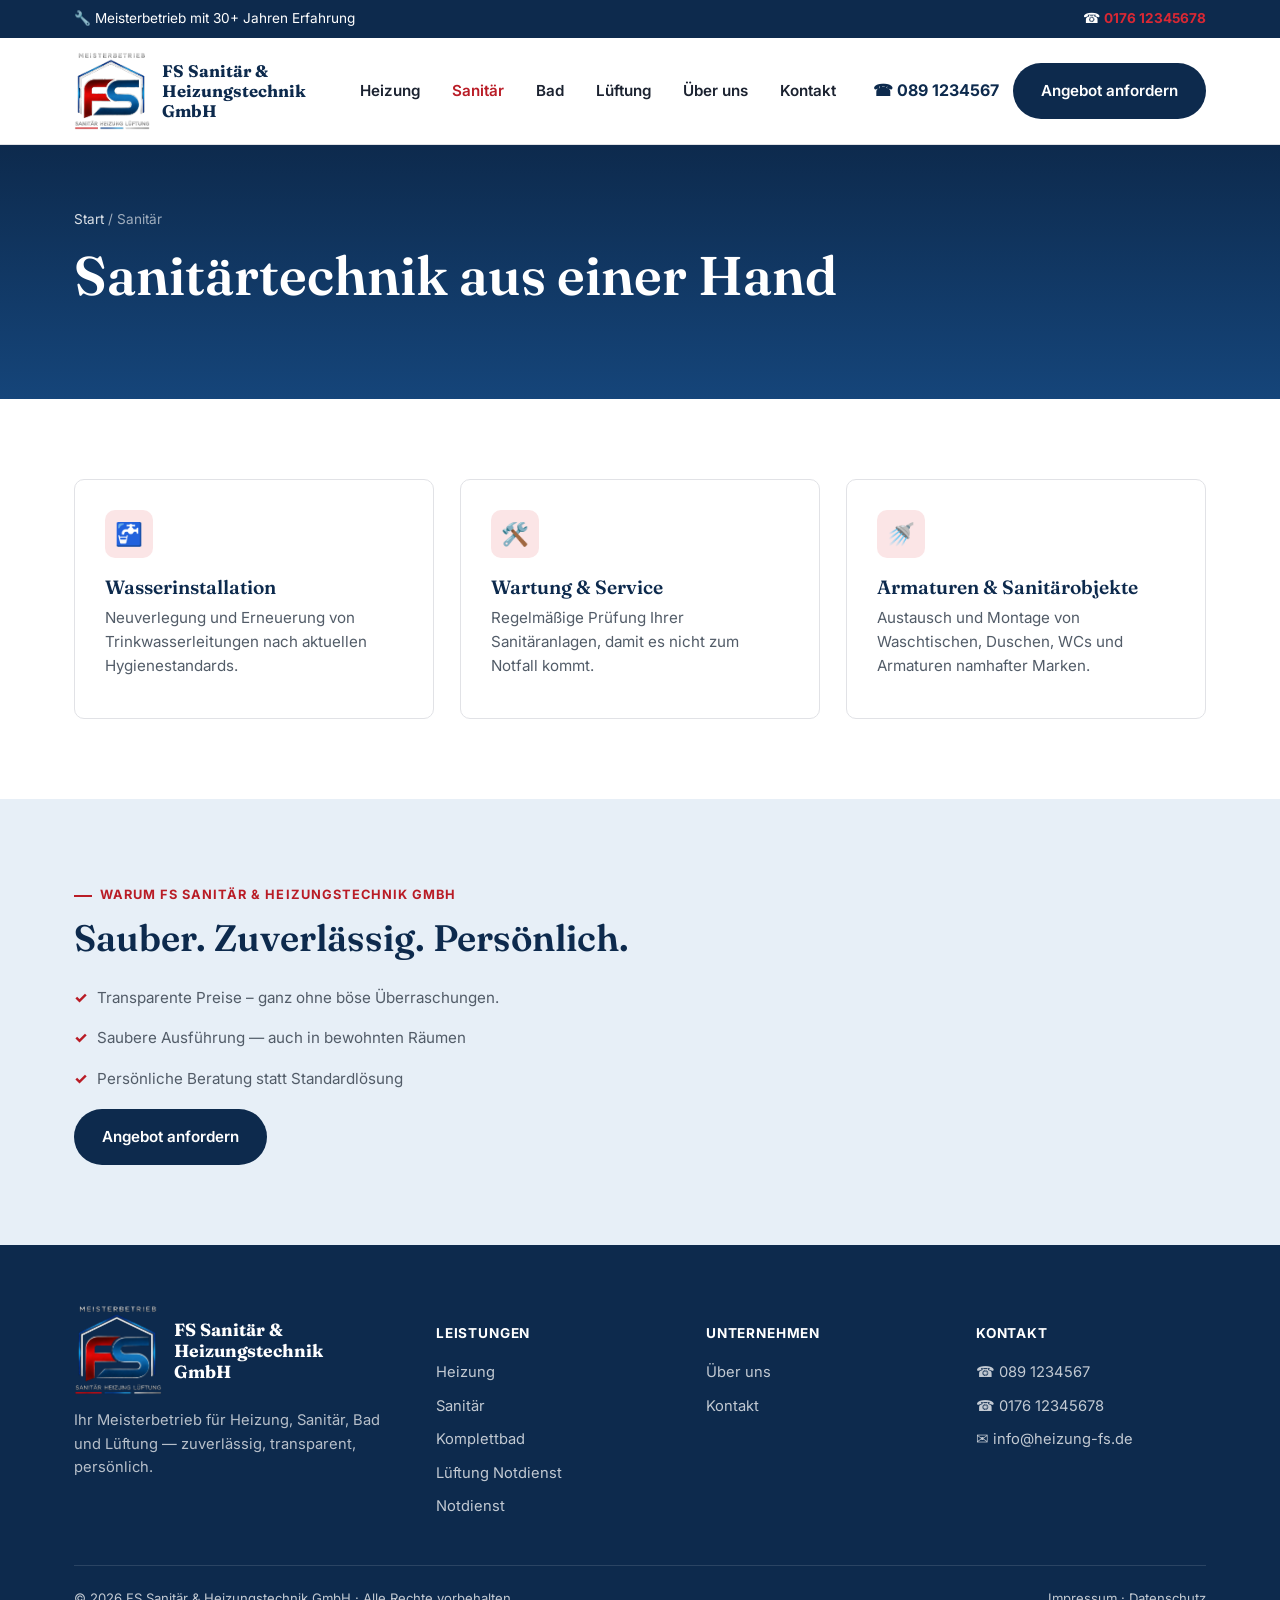
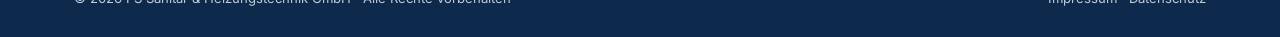
<file: sanitaer.html>
<!DOCTYPE html>
<html lang="de">
<head>
<meta charset="UTF-8">
<meta name="viewport" content="width=device-width, initial-scale=1.0">
<title>Sanitärtechnik | FS Sanitär & Heizungstechnik GmbH</title>
<meta name="description" content="Wasserinstallation, Armaturen und Wartung — Ihr SHK-Meisterbetrieb für Sanitärtechnik.">
<link rel="preconnect" href="https://fonts.googleapis.com">
<link href="https://fonts.googleapis.com/css2?family=Fraunces:wght@500;600;700&family=Inter:wght@400;500;600;700;800&display=swap" rel="stylesheet">
<link rel="stylesheet" href="css/style.css">
</head>
<body>

<div class="emergency-strip">
  <div class="wrap">
    <span>🔧 Meisterbetrieb mit 30+ Jahren Erfahrung</span>
    <span>☎ <a class="phone" href="tel:+4917612345678">0176 12345678</a></span>
  </div>
</div>

<header class="site-header">
  <div class="wrap nav-row">
    <a href="index.html" class="logo"><img src="img/logo.png" alt="FS Sanitär & Heizungstechnik GmbH Logo" class="logo-img"><span class="company-name">FS Sanitär &amp; Heizungstechnik GmbH</span></a>
    <nav class="main-nav">
      <a href="heizung.html">Heizung</a>
      <a href="sanitaer.html" class="active">Sanitär</a>
      <a href="bad.html">Bad</a>
      <a href="lueftung.html">Lüftung</a>
      <a href="ueber-uns.html">Über uns</a>
      <a href="kontakt.html">Kontakt</a>
    </nav>
    <div class="nav-cta">
      <a href="tel:+4989123456" class="btn-text" style="font-weight:700;color:var(--blue-900);">☎ 089 1234567</a>
      <a href="kontakt.html" class="btn btn-dark">Angebot anfordern</a>
      <button class="menu-toggle" aria-label="Menü öffnen"><span></span><span></span><span></span></button>
    </div>
  </div>
</header>

<section class="page-hero">
  <div class="wrap">
    <div class="breadcrumb"><a href="index.html">Start</a> / Sanitär</div>
    <h1>Sanitärtechnik aus einer Hand</h1>
  </div>
</section>

<section class="bg-white">
  <div class="wrap">
    <div class="grid-3">
      <div class="card">
        <div class="icon">🚰</div>
        <h3>Wasserinstallation</h3>
        <p>Neuverlegung und Erneuerung von Trinkwasserleitungen nach aktuellen Hygienestandards.</p>
      </div>
      <div class="card">
        <div class="icon">🛠️</div>
        <h3>Wartung &amp; Service</h3>
        <p>Regelmäßige Prüfung Ihrer Sanitäranlagen, damit es nicht zum Notfall kommt.</p>
      </div>
      <div class="card">
        <div class="icon">🚿</div>
        <h3>Armaturen &amp; Sanitärobjekte</h3>
        <p>Austausch und Montage von Waschtischen, Duschen, WCs und Armaturen namhafter Marken.</p>
      </div>
    </div>
  </div>
</section>

<section class="bg-tint">
  <div class="wrap">
    <div class="eyebrow">Warum FS Sanitär &amp; Heizungstechnik GmbH</div>
    <h2>Sauber. Zuverlässig. Persönlich.</h2>
    <ul class="checklist">
      <li>Transparente Preise – ganz ohne böse Überraschungen.</li>
      <li>Saubere Ausführung — auch in bewohnten Räumen</li>
      <li>Persönliche Beratung statt Standardlösung</li>
    </ul>
    <a href="kontakt.html" class="btn btn-dark" style="margin-top:10px;">Angebot anfordern</a>
  </div>
</section>

<footer class="site-footer">
  <div class="wrap">
    <div class="footer-grid">
      <div>
        <div class="logo" style="margin-bottom:14px;"><img src="img/logo.png" alt="FS Sanitär & Heizungstechnik GmbH Logo" class="logo-img"><span class="company-name">FS Sanitär &amp; Heizungstechnik GmbH</span></div>
        <p style="color:rgba(255,255,255,0.7);font-size:0.92rem;">Ihr Meisterbetrieb für Heizung, Sanitär, Bad und Lüftung — zuverlässig, transparent, persönlich.</p>
      </div>
      <div>
        <h4>Leistungen</h4>
        <ul>
          <li><a href="heizung.html">Heizung</a></li>
          <li><a href="sanitaer.html">Sanitär</a></li>
          <li><a href="bad.html">Komplettbad</a></li>
          <li><a href="lueftung.html">Lüftung</a>
      <a href="notdienst.html">Notdienst</a></li>
          <li><a href="notdienst.html">Notdienst</a></li>
        </ul>
      </div>
      <div>
        <h4>Unternehmen</h4>
        <ul>
          <li><a href="ueber-uns.html">Über uns</a></li>
          <li><a href="kontakt.html">Kontakt</a></li>
        </ul>
      </div>
      <div>
        <h4>Kontakt</h4>
        <ul>
          <li>☎ 089 1234567</li>
          <li>☎ 0176 12345678</li>
          <li>✉ info@heizung-fs.de</li>
        </ul>
      </div>
    </div>
    <div class="footer-bottom">
      <span>© 2026 FS Sanitär & Heizungstechnik GmbH · Alle Rechte vorbehalten</span>
      <span><a href="#">Impressum</a> · <a href="#">Datenschutz</a></span>
    </div>
  </div>
</footer>

<script src="js/main.js"></script>
</body>
</html>
</file>
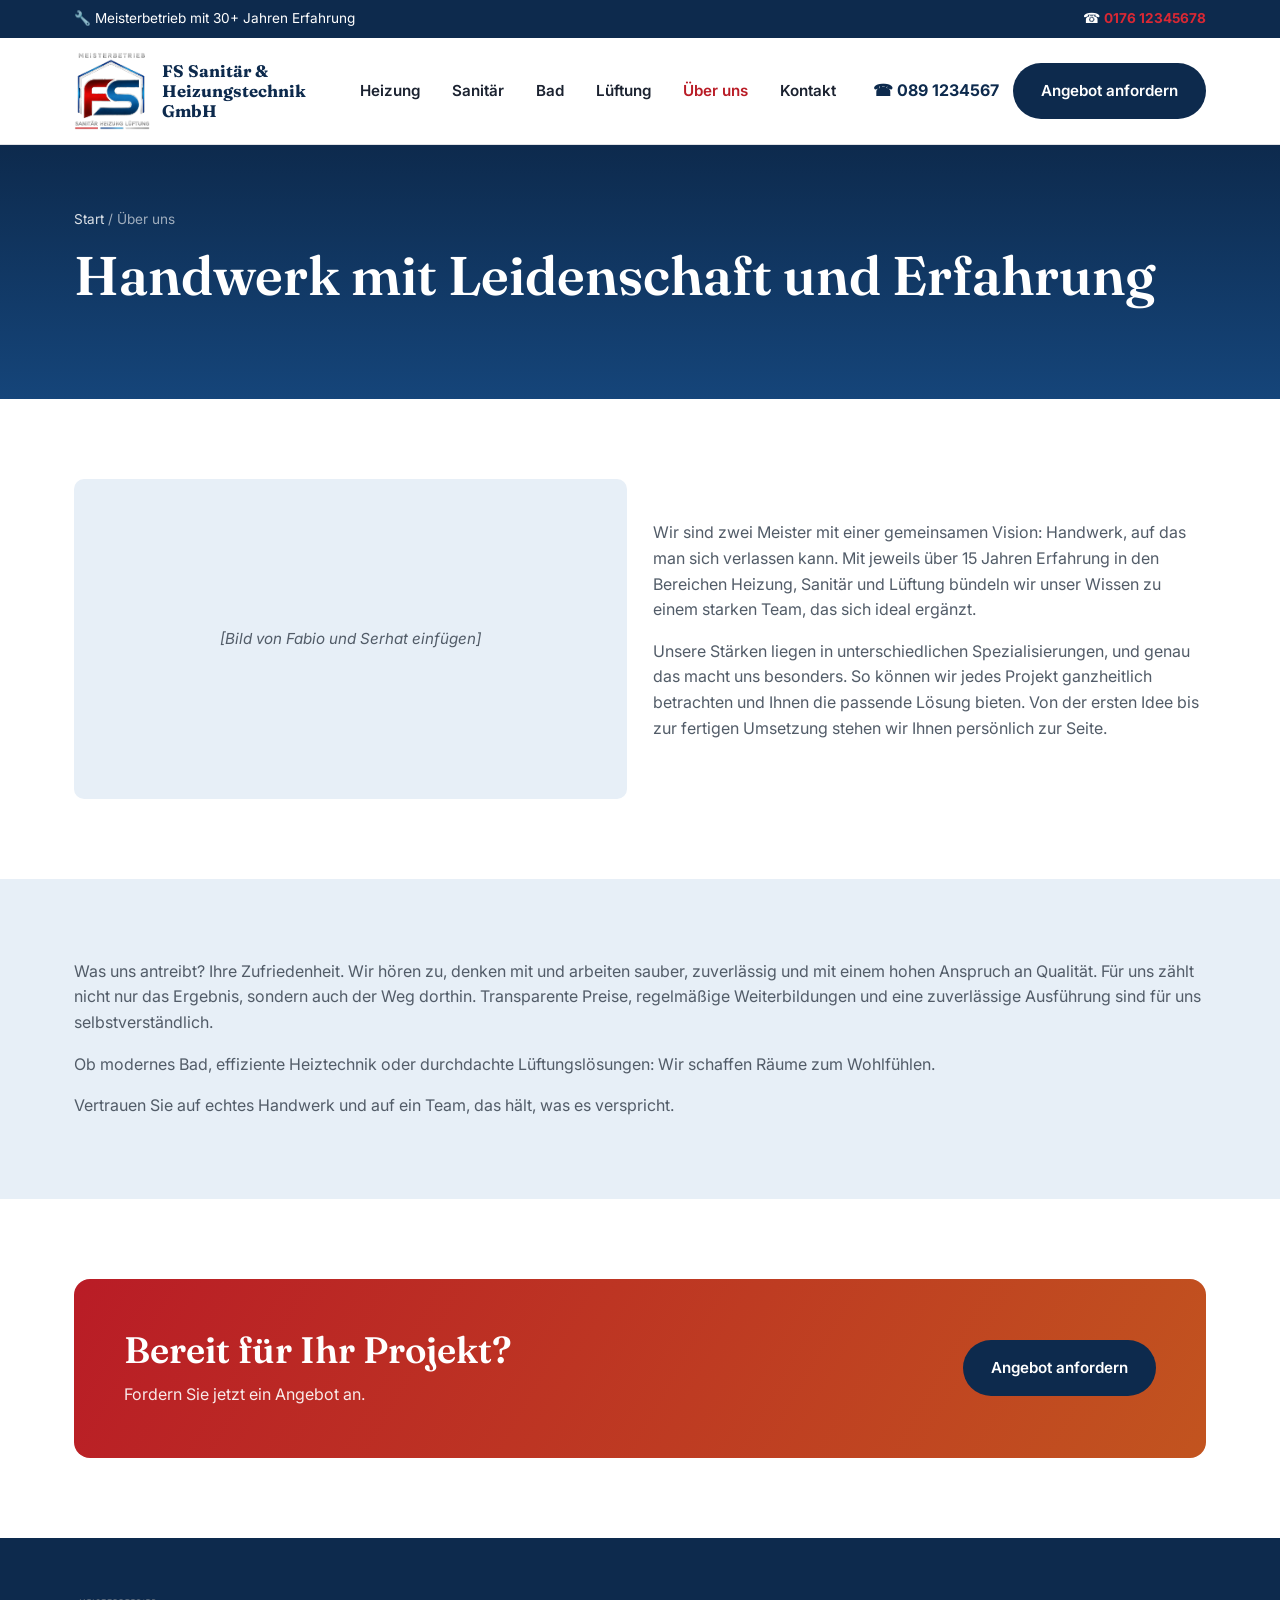
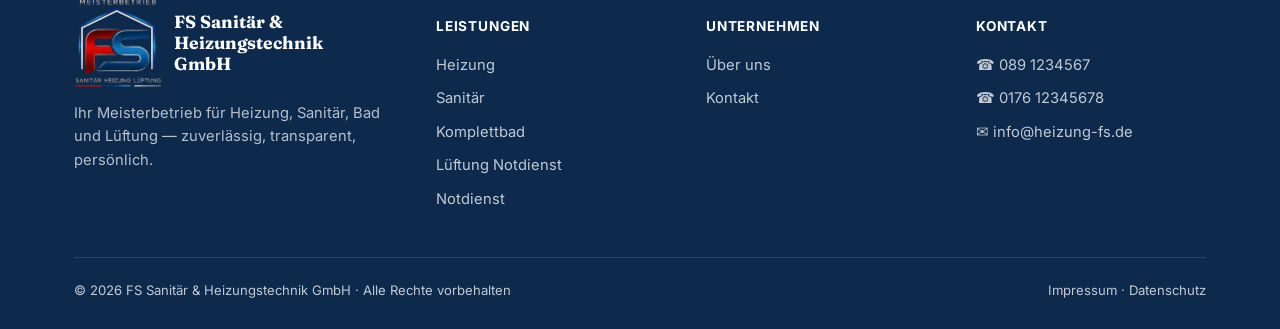
<file: ueber-uns.html>
<!DOCTYPE html>
<html lang="de">
<head>
<meta charset="UTF-8">
<meta name="viewport" content="width=device-width, initial-scale=1.0">
<title>Über uns | FS Sanitär & Heizungstechnik GmbH</title>
<meta name="description" content="Zwei Meisterbetriebe, 30+ Jahre Erfahrung, eine Mission: zuverlässige Heizungs-, Sanitär- und Badlösungen mit persönlicher Beratung.">
<link rel="preconnect" href="https://fonts.googleapis.com">
<link href="https://fonts.googleapis.com/css2?family=Fraunces:wght@500;600;700&family=Inter:wght@400;500;600;700;800&display=swap" rel="stylesheet">
<link rel="stylesheet" href="css/style.css">
</head>
<body>

<div class="emergency-strip">
  <div class="wrap">
    <span>🔧 Meisterbetrieb mit 30+ Jahren Erfahrung</span>
    <span>☎ <a class="phone" href="tel:+4917612345678">0176 12345678</a></span>
  </div>
</div>

<header class="site-header">
  <div class="wrap nav-row">
    <a href="index.html" class="logo"><img src="img/logo.png" alt="FS Sanitär & Heizungstechnik GmbH Logo" class="logo-img"><span class="company-name">FS Sanitär &amp; Heizungstechnik GmbH</span></a>
    <nav class="main-nav">
      <a href="heizung.html">Heizung</a>
      <a href="sanitaer.html">Sanitär</a>
      <a href="bad.html">Bad</a>
      <a href="lueftung.html">Lüftung</a>
      <a href="ueber-uns.html" class="active">Über uns</a>
      <a href="kontakt.html">Kontakt</a>
    </nav>
    <div class="nav-cta">
      <a href="tel:+4989123456" class="btn-text" style="font-weight:700;color:var(--blue-900);">☎ 089 1234567</a>
      <a href="kontakt.html" class="btn btn-dark">Angebot anfordern</a>
      <button class="menu-toggle" aria-label="Menü öffnen"><span></span><span></span><span></span></button>
    </div>
  </div>
</header>

<section class="page-hero">
  <div class="wrap">
    <div class="breadcrumb"><a href="index.html">Start</a> / Über uns</div>
    <h1>Handwerk mit Leidenschaft und Erfahrung</h1>
  </div>
</section>

<section class="bg-white">
  <div class="wrap">
    <div class="grid-2" style="align-items:center;">
      <div class="card" style="background:var(--blue-100);border:none;display:flex;align-items:center;justify-content:center;min-height:320px;">
        <p style="margin:0;text-align:center;color:var(--ink-soft);font-style:italic;">[Bild von Fabio und Serhat einfügen]</p>
      </div>
      <div>
        <p>Wir sind zwei Meister mit einer gemeinsamen Vision: Handwerk, auf das man sich verlassen kann. Mit jeweils über 15 Jahren Erfahrung in den Bereichen Heizung, Sanitär und Lüftung bündeln wir unser Wissen zu einem starken Team, das sich ideal ergänzt.</p>
        <p>Unsere Stärken liegen in unterschiedlichen Spezialisierungen, und genau das macht uns besonders. So können wir jedes Projekt ganzheitlich betrachten und Ihnen die passende Lösung bieten. Von der ersten Idee bis zur fertigen Umsetzung stehen wir Ihnen persönlich zur Seite.</p>
      </div>
    </div>
  </div>
</section>

<section class="bg-tint">
  <div class="wrap">
    <p>Was uns antreibt? Ihre Zufriedenheit. Wir hören zu, denken mit und arbeiten sauber, zuverlässig und mit einem hohen Anspruch an Qualität. Für uns zählt nicht nur das Ergebnis, sondern auch der Weg dorthin. Transparente Preise, regelmäßige Weiterbildungen und eine zuverlässige Ausführung sind für uns selbstverständlich.</p>
    <p>Ob modernes Bad, effiziente Heiztechnik oder durchdachte Lüftungslösungen: Wir schaffen Räume zum Wohlfühlen.</p>
    <p style="margin-bottom:0;">Vertrauen Sie auf echtes Handwerk und auf ein Team, das hält, was es verspricht.</p>
  </div>
</section>

<section class="bg-white">
  <div class="wrap">
    <div class="cta-band">
      <div>
        <h2>Bereit für Ihr Projekt?</h2>
        <p>Fordern Sie jetzt ein Angebot an.</p>
      </div>
      <a href="kontakt.html" class="btn btn-dark">Angebot anfordern</a>
    </div>
  </div>
</section>

<footer class="site-footer">
  <div class="wrap">
    <div class="footer-grid">
      <div>
        <div class="logo" style="margin-bottom:14px;"><img src="img/logo.png" alt="FS Sanitär & Heizungstechnik GmbH Logo" class="logo-img"><span class="company-name">FS Sanitär &amp; Heizungstechnik GmbH</span></div>
        <p style="color:rgba(255,255,255,0.7);font-size:0.92rem;">Ihr Meisterbetrieb für Heizung, Sanitär, Bad und Lüftung — zuverlässig, transparent, persönlich.</p>
      </div>
      <div>
        <h4>Leistungen</h4>
        <ul>
          <li><a href="heizung.html">Heizung</a></li>
          <li><a href="sanitaer.html">Sanitär</a></li>
          <li><a href="bad.html">Komplettbad</a></li>
          <li><a href="lueftung.html">Lüftung</a>
      <a href="notdienst.html">Notdienst</a></li>
          <li><a href="notdienst.html">Notdienst</a></li>
        </ul>
      </div>
      <div>
        <h4>Unternehmen</h4>
        <ul>
          <li><a href="ueber-uns.html">Über uns</a></li>
          <li><a href="kontakt.html">Kontakt</a></li>
        </ul>
      </div>
      <div>
        <h4>Kontakt</h4>
        <ul>
          <li>☎ 089 1234567</li>
          <li>☎ 0176 12345678</li>
          <li>✉ info@heizung-fs.de</li>
        </ul>
      </div>
    </div>
    <div class="footer-bottom">
      <span>© 2026 FS Sanitär & Heizungstechnik GmbH · Alle Rechte vorbehalten</span>
      <span><a href="#">Impressum</a> · <a href="#">Datenschutz</a></span>
    </div>
  </div>
</footer>

<script src="js/main.js"></script>
</body>
</html>
</file>
<file: css/style.css>
/* ===========================================================
   Heizung FS — Prototyp
   Palette: Tiefblau (Wasser/Vertrauen) + Wärme-Orange (Heizung)
   =========================================================== */

:root {
  /* Blau aus dem neuen FS-Logo (S) */
  --blue-900: #0d2a4d;
  --blue-700: #15457a;
  --blue-500: #1f6fb8;
  --blue-100: #e7eff7;
  /* Rot aus dem neuen FS-Logo (F) */
  --orange-600: #b91c26;
  --orange-500: #d92834;
  --orange-100: #fbe5e6;
  --cream: #f6f5f3;
  --white: #ffffff;
  --ink: #1b2230;
  --ink-soft: #525c68;
  --line: #e1e2e6;
  --radius: 10px;
  --shadow: 0 10px 30px -10px rgba(13, 42, 77, 0.22);
  --maxw: 1180px;
  --font-display: "Fraunces", Georgia, serif;
  --font-body: "Inter", "Segoe UI", Arial, sans-serif;
}

* { box-sizing: border-box; }
html { scroll-behavior: smooth; }

body {
  margin: 0;
  font-family: var(--font-body);
  color: var(--ink);
  background: var(--cream);
  font-size: 16px;
  line-height: 1.6;
  -webkit-font-smoothing: antialiased;
}

img { max-width: 100%; display: block; }
a { color: inherit; text-decoration: none; }

.wrap {
  max-width: var(--maxw);
  margin: 0 auto;
  padding: 0 24px;
}

h1, h2, h3 {
  font-family: var(--font-display);
  font-weight: 600;
  line-height: 1.15;
  margin: 0 0 0.5em;
  color: var(--blue-900);
}

h1 { font-size: clamp(2.1rem, 5vw, 3.4rem); }
h2 { font-size: clamp(1.6rem, 3.2vw, 2.3rem); }
h3 { font-size: 1.2rem; }

p { margin: 0 0 1em; color: var(--ink-soft); }

.eyebrow {
  display: inline-flex;
  align-items: center;
  gap: 8px;
  font-size: 0.8rem;
  font-weight: 700;
  letter-spacing: 0.08em;
  text-transform: uppercase;
  color: var(--orange-600);
  margin-bottom: 0.9em;
}
.eyebrow::before {
  content: "";
  width: 18px;
  height: 2px;
  background: var(--orange-600);
  display: inline-block;
}

/* ---------- Buttons ---------- */
.btn {
  display: inline-flex;
  align-items: center;
  justify-content: center;
  gap: 8px;
  padding: 14px 26px;
  border-radius: 999px;
  font-weight: 600;
  font-size: 0.95rem;
  border: 2px solid transparent;
  cursor: pointer;
  transition: transform 0.15s ease, box-shadow 0.15s ease, background 0.15s ease;
  min-height: 48px;
}
.btn:active { transform: translateY(1px); }

.btn-primary {
  background: var(--orange-600);
  color: var(--white);
  box-shadow: 0 8px 20px -6px rgba(217, 98, 43, 0.55);
}
.btn-primary:hover { background: #c2541f; }

.btn-outline {
  background: transparent;
  border-color: rgba(255,255,255,0.55);
  color: var(--white);
}
.btn-outline:hover { background: rgba(255,255,255,0.12); }

.btn-dark {
  background: var(--blue-900);
  color: var(--white);
}
.btn-dark:hover { background: var(--blue-700); }

/* ---------- Top bar / emergency strip ---------- */
.emergency-strip {
  background: var(--blue-900);
  color: #fff;
  font-size: 0.85rem;
}
.emergency-strip .wrap {
  display: flex;
  align-items: center;
  justify-content: space-between;
  padding: 8px 24px;
  flex-wrap: wrap;
  gap: 6px;
}
.emergency-strip a.phone {
  color: var(--orange-500);
  font-weight: 700;
}

/* ---------- Header / Nav ---------- */
header.site-header {
  background: var(--white);
  border-bottom: 1px solid var(--line);
  position: sticky;
  top: 0;
  z-index: 50;
}
.nav-row {
  display: flex;
  align-items: center;
  justify-content: space-between;
  padding: 14px 24px;
  gap: 20px;
}
.logo {
  display: flex;
  align-items: center;
  gap: 12px;
  font-family: var(--font-display);
  font-weight: 700;
  font-size: 1.25rem;
  color: var(--blue-900);
}
.logo .mark {
  width: 38px;
  height: 38px;
  border-radius: 9px;
  background: linear-gradient(135deg, var(--orange-500), var(--blue-700));
  display: flex;
  align-items: center;
  justify-content: center;
  color: #fff;
  font-weight: 800;
  font-size: 0.95rem;
  flex-shrink: 0;
}
.logo-img {
  height: 78px;
  width: auto;
  flex-shrink: 0;
  object-fit: contain;
}
.logo .company-name {
  font-family: var(--font-display);
  font-weight: 700;
  font-size: 1.05rem;
  line-height: 1.2;
  color: var(--blue-900);
  white-space: normal;
  max-width: 160px;
}
.footer-grid .logo-img {
  height: 90px;
}
.footer-grid .company-name {
  color: #fff;
  font-size: 1.1rem;
}

nav.main-nav {
  display: flex;
  align-items: center;
  gap: 28px;
}
nav.main-nav a {
  font-size: 0.95rem;
  font-weight: 600;
  color: var(--ink);
  padding: 6px 2px;
  position: relative;
}
nav.main-nav a.active { color: var(--orange-600); }
nav.main-nav a:hover { color: var(--orange-600); }

.nav-cta {
  display: flex;
  align-items: center;
  gap: 14px;
}

.menu-toggle {
  display: none;
  background: none;
  border: none;
  cursor: pointer;
  padding: 8px;
}
.menu-toggle span {
  display: block;
  width: 26px;
  height: 2px;
  background: var(--blue-900);
  margin: 5px 0;
}

/* ---------- Hero ---------- */
.hero {
  background: linear-gradient(180deg, var(--blue-900) 0%, var(--blue-700) 60%, var(--blue-700) 100%);
  color: #fff;
  position: relative;
  overflow: hidden;
}
.hero::after {
  content: "";
  position: absolute;
  right: -120px;
  top: -120px;
  width: 480px;
  height: 480px;
  border-radius: 50%;
  background: radial-gradient(circle, rgba(234,126,63,0.35), transparent 70%);
}
.hero-inner {
  display: grid;
  grid-template-columns: 1.1fr 0.9fr;
  gap: 50px;
  align-items: center;
  padding: 80px 24px 90px;
}
.hero h1 { color: #fff; }
.hero p.lead {
  color: rgba(255,255,255,0.82);
  font-size: 1.15rem;
  max-width: 520px;
}
.hero-actions {
  display: flex;
  gap: 14px;
  margin-top: 28px;
  flex-wrap: wrap;
}
.hero-badges {
  display: flex;
  gap: 28px;
  margin-top: 46px;
  flex-wrap: wrap;
}
.hero-badges div {
  font-size: 0.85rem;
  color: rgba(255,255,255,0.75);
  border-left: 2px solid var(--orange-500);
  padding-left: 12px;
}
.hero-badges strong {
  display: block;
  font-family: var(--font-display);
  font-size: 1.4rem;
  color: #fff;
}

.hero-visual {
  background: rgba(255,255,255,0.06);
  border: 1px solid rgba(255,255,255,0.15);
  border-radius: var(--radius);
  padding: 28px;
  backdrop-filter: blur(4px);
}
.hero-visual ul { list-style: none; margin: 0; padding: 0; }
.hero-visual li {
  display: flex;
  gap: 12px;
  align-items: flex-start;
  padding: 12px 0;
  border-bottom: 1px solid rgba(255,255,255,0.12);
  color: rgba(255,255,255,0.9);
  font-size: 0.95rem;
}
.hero-visual li:last-child { border-bottom: none; }
.hero-visual li .dot {
  width: 8px; height: 8px;
  border-radius: 50%;
  background: var(--orange-500);
  margin-top: 7px;
  flex-shrink: 0;
}

/* ---------- Page hero (Unterseiten, schmaler) ---------- */
.page-hero {
  background: linear-gradient(180deg, var(--blue-900), var(--blue-700));
  color: #fff;
  padding: 64px 24px 70px;
}
.page-hero .wrap { max-width: var(--maxw); }
.page-hero h1 { color: #fff; margin-bottom: 0.4em; }
.page-hero p { color: rgba(255,255,255,0.82); max-width: 600px; font-size: 1.05rem; }
.breadcrumb {
  font-size: 0.85rem;
  color: rgba(255,255,255,0.6);
  margin-bottom: 14px;
}
.breadcrumb a { color: rgba(255,255,255,0.85); }
.breadcrumb a:hover { color: var(--orange-500); }

/* ---------- Sections ---------- */
section { padding: 80px 0; }
section.tight { padding: 56px 0; }
.section-head {
  max-width: 680px;
  margin-bottom: 48px;
}
.section-head.center { margin-left: auto; margin-right: auto; text-align: center; }

.bg-white { background: var(--white); }
.bg-tint { background: var(--blue-100); }
.bg-dark { background: var(--blue-900); color: #fff; }
.bg-dark h2, .bg-dark h3 { color: #fff; }
.bg-dark p { color: rgba(255,255,255,0.78); }

/* ---------- Grids / cards ---------- */
.grid-3 {
  display: grid;
  grid-template-columns: repeat(3, 1fr);
  gap: 26px;
}
.grid-4 {
  display: grid;
  grid-template-columns: repeat(4, 1fr);
  gap: 22px;
}
.grid-2 {
  display: grid;
  grid-template-columns: repeat(2, 1fr);
  gap: 26px;
}

.card {
  background: var(--white);
  border: 1px solid var(--line);
  border-radius: var(--radius);
  padding: 30px;
  transition: transform 0.2s ease, box-shadow 0.2s ease;
}
.card:hover { transform: translateY(-4px); box-shadow: var(--shadow); }
.card .icon {
  width: 48px; height: 48px;
  border-radius: 10px;
  background: var(--orange-100);
  color: var(--orange-600);
  display: flex; align-items: center; justify-content: center;
  font-size: 1.4rem;
  margin-bottom: 18px;
}
.card h3 { margin-bottom: 0.4em; }
.card p { margin-bottom: 0.6em; font-size: 0.95rem; }
.card a.more {
  font-weight: 700;
  font-size: 0.9rem;
  color: var(--blue-700);
}
.card a.more:hover { color: var(--orange-600); }

.checklist { list-style: none; margin: 0; padding: 0; }
.checklist li {
  display: flex;
  gap: 10px;
  padding: 8px 0;
  font-size: 0.95rem;
  color: var(--ink-soft);
}
.checklist li::before {
  content: "✓";
  color: var(--orange-600);
  font-weight: 800;
  flex-shrink: 0;
}

/* ---------- Steps ---------- */
.steps {
  display: grid;
  grid-template-columns: repeat(3, 1fr);
  gap: 30px;
  counter-reset: step;
}
.step {
  position: relative;
  padding-top: 14px;
  border-top: 3px solid var(--orange-500);
}
.step .num {
  font-family: var(--font-display);
  font-size: 2.4rem;
  color: var(--blue-100);
  -webkit-text-stroke: 1.5px var(--blue-500);
  color: transparent;
  margin-bottom: 6px;
  font-weight: 700;
}

/* ---------- Testimonials ---------- */
.testimonial {
  background: var(--white);
  border-radius: var(--radius);
  padding: 28px;
  border: 1px solid var(--line);
}
.testimonial p.quote {
  font-family: var(--font-display);
  font-size: 1.1rem;
  color: var(--ink);
  font-style: italic;
}
.testimonial .who {
  font-size: 0.85rem;
  color: var(--ink-soft);
  font-weight: 600;
}

/* ---------- CTA band ---------- */
.cta-band {
  background: linear-gradient(120deg, var(--orange-600), #c2541f);
  color: #fff;
  border-radius: 16px;
  padding: 50px;
  display: flex;
  align-items: center;
  justify-content: space-between;
  gap: 30px;
  flex-wrap: wrap;
}
.cta-band h2 { color: #fff; margin-bottom: 0.3em; }
.cta-band p { color: rgba(255,255,255,0.9); margin-bottom: 0; }

/* ---------- FAQ ---------- */
.faq-item {
  border-bottom: 1px solid var(--line);
  padding: 20px 0;
}
.faq-q {
  display: flex;
  justify-content: space-between;
  align-items: center;
  cursor: pointer;
  font-weight: 700;
  color: var(--blue-900);
  gap: 16px;
}
.faq-q .icon-toggle {
  font-size: 1.4rem;
  color: var(--orange-600);
  flex-shrink: 0;
  transition: transform 0.2s ease;
}
.faq-item.open .icon-toggle { transform: rotate(45deg); }
.faq-a {
  display: none;
  margin-top: 12px;
  font-size: 0.95rem;
}
.faq-item.open .faq-a { display: block; }

/* ---------- Notdienst-specific ---------- */
.emergency-hero {
  background: radial-gradient(circle at 20% 20%, #b8401b, var(--blue-900) 65%);
}
.pulse-dot {
  width: 12px; height: 12px;
  border-radius: 50%;
  background: #4caf6d;
  display: inline-block;
  position: relative;
}
.pulse-dot::after {
  content: "";
  position: absolute;
  inset: -4px;
  border-radius: 50%;
  border: 2px solid #4caf6d;
  animation: pulse 1.6s infinite;
}
@keyframes pulse {
  0% { transform: scale(0.8); opacity: 0.9; }
  100% { transform: scale(1.8); opacity: 0; }
}
.big-phone {
  font-family: var(--font-display);
  font-size: clamp(2rem, 6vw, 3.2rem);
  color: #fff;
  font-weight: 700;
}

/* ---------- Footer ---------- */
footer.site-footer {
  background: var(--blue-900);
  color: rgba(255,255,255,0.75);
  padding: 60px 0 28px;
}
.footer-grid {
  display: grid;
  grid-template-columns: 1.4fr 1fr 1fr 1fr;
  gap: 40px;
  padding-bottom: 36px;
  border-bottom: 1px solid rgba(255,255,255,0.12);
}
.footer-grid h4 {
  color: #fff;
  font-size: 0.85rem;
  letter-spacing: 0.06em;
  text-transform: uppercase;
  margin-bottom: 16px;
}
.footer-grid ul { list-style: none; margin: 0; padding: 0; }
.footer-grid li { margin-bottom: 10px; font-size: 0.92rem; }
.footer-grid a:hover { color: var(--orange-500); }
.footer-bottom {
  display: flex;
  justify-content: space-between;
  align-items: center;
  padding-top: 22px;
  font-size: 0.82rem;
  flex-wrap: wrap;
  gap: 12px;
}
.footer-bottom a:hover { color: var(--orange-500); }

/* ---------- Responsive ---------- */
@media (max-width: 940px) {
  .hero-inner { grid-template-columns: 1fr; padding: 56px 24px 60px; }
  .grid-3, .grid-2, .steps { grid-template-columns: 1fr; }
  .grid-4 { grid-template-columns: 1fr 1fr; }
  .footer-grid { grid-template-columns: 1fr 1fr; }
}

@media (max-width: 760px) {
  nav.main-nav {
    position: fixed;
    top: 70px;
    left: 0; right: 0;
    background: var(--white);
    flex-direction: column;
    align-items: flex-start;
    padding: 20px 24px;
    gap: 18px;
    border-bottom: 1px solid var(--line);
    transform: translateY(-110%);
    transition: transform 0.25s ease;
    box-shadow: var(--shadow);
  }
  nav.main-nav.open { transform: translateY(0); }
  .menu-toggle { display: block; }
  .nav-cta .btn-text { display: none; }
  .footer-grid { grid-template-columns: 1fr; }
  .cta-band { flex-direction: column; text-align: center; padding: 36px 24px; }
  section { padding: 56px 0; }
  .emergency-strip .wrap { justify-content: center; text-align: center; }
}

@media (max-width: 420px) {
  .nav-cta .btn { padding: 10px 16px; font-size: 0.85rem; }
}
</file>
